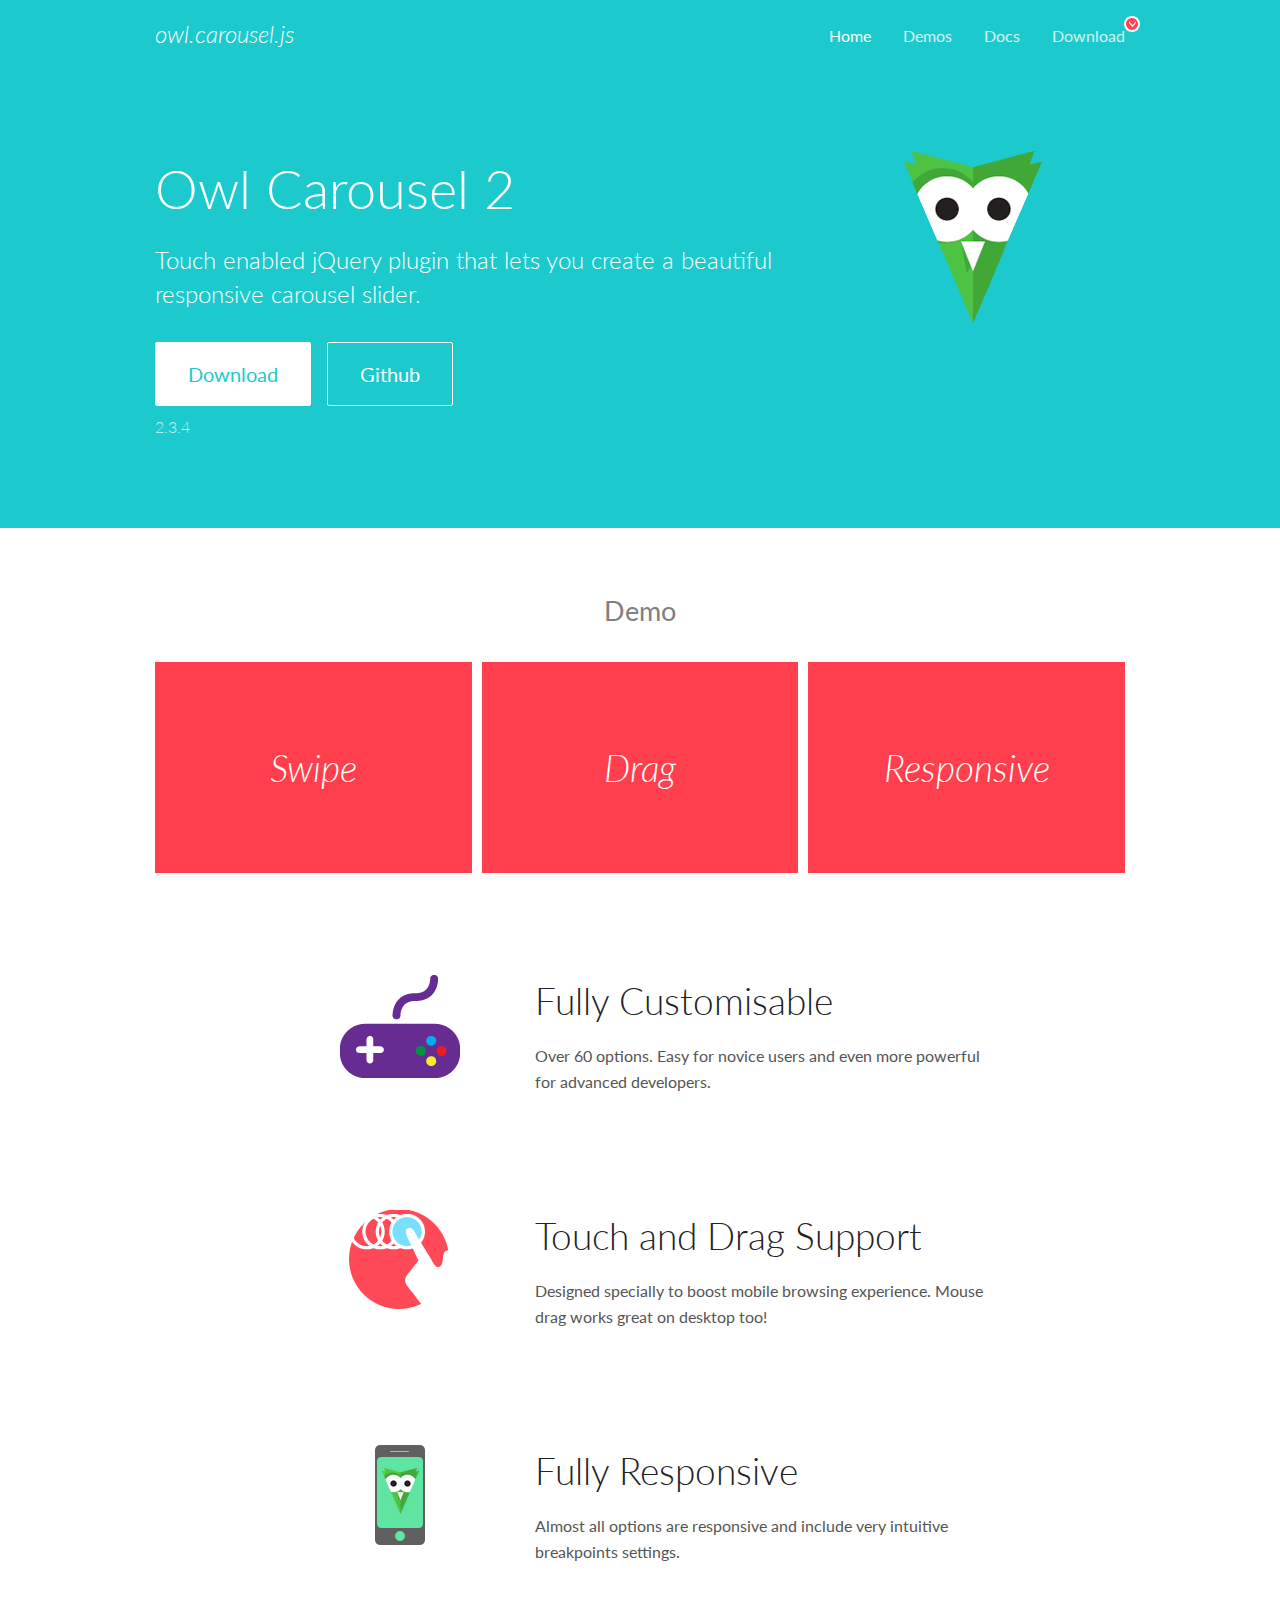
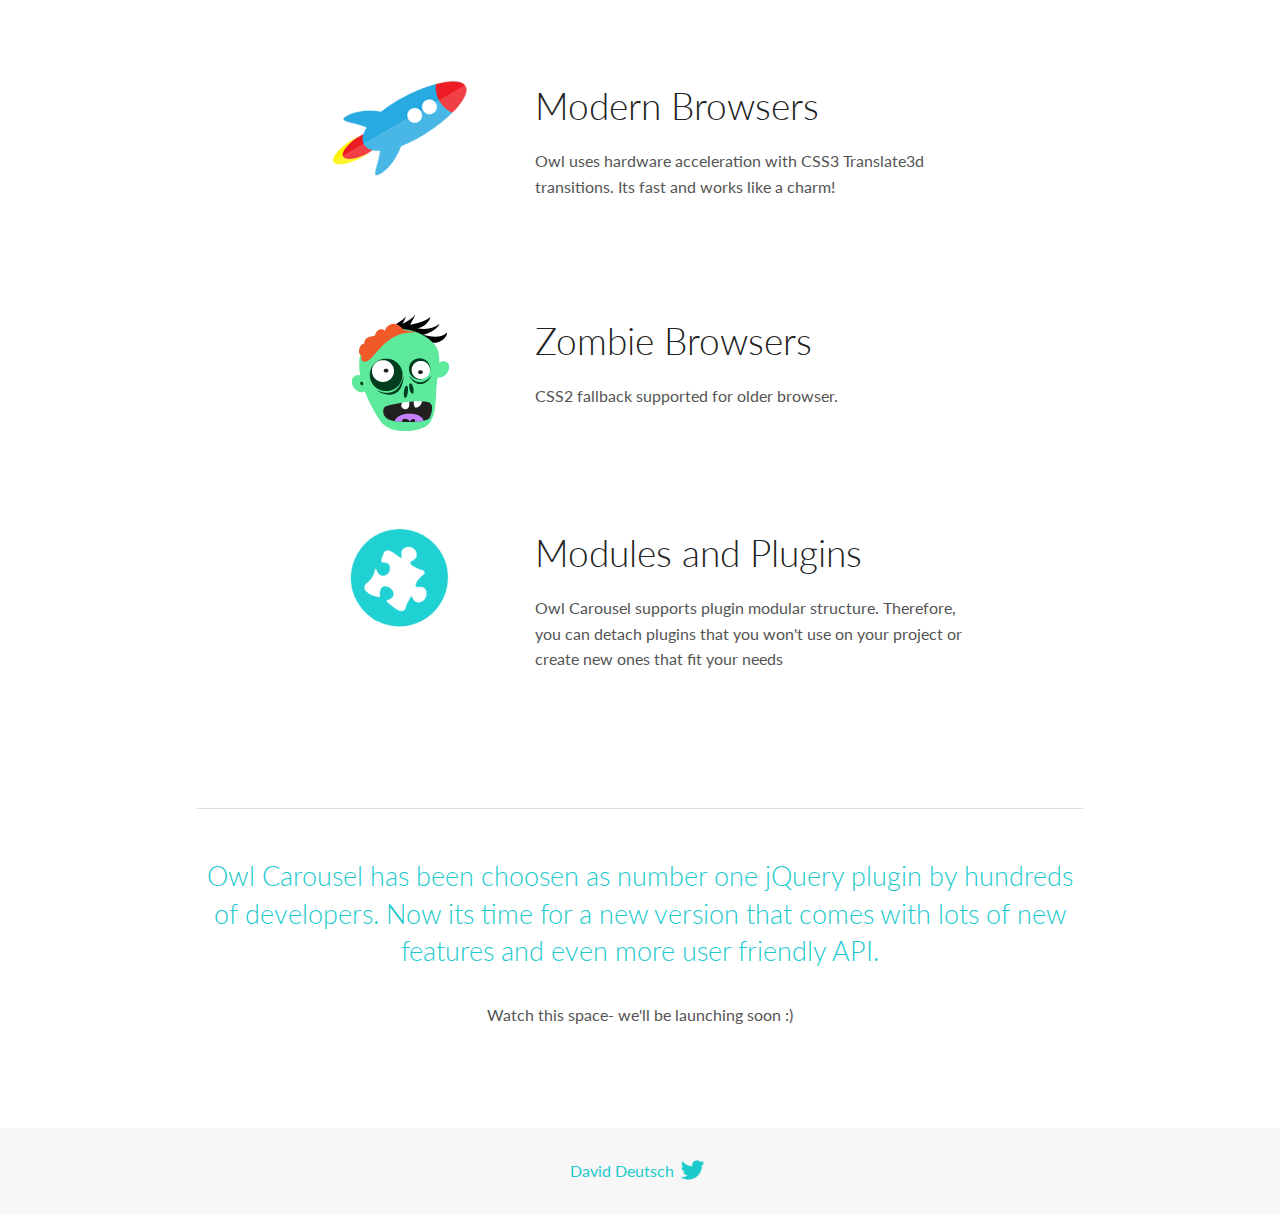
<file: Assets/OwlCarousel2-2.3.4/docs/index.html>
<!DOCTYPE html>
<html lang="en">
  <head>

    <!-- head -->
    <meta charset="utf-8">
    <meta name="msapplication-tap-highlight" content="no" />
    <meta name="viewport" content="width=device-width, initial-scale=1.0" />
    <meta name="description" content="Touch enabled jQuery plugin that lets you create beautiful responsive carousel slider.">
    <meta name="author" content="David Deutsch">
    <title>
      Home | Owl Carousel | 2.3.4
    </title>

    <!-- Stylesheets -->
    <link href='https://fonts.googleapis.com/css?family=Lato:300,400,700,400italic,300italic' rel='stylesheet' type='text/css'>
    <link rel="stylesheet" href="assets/css/docs.theme.min.css">

    <!-- Owl Stylesheets -->
    <link rel="stylesheet" href="assets/owlcarousel/assets/owl.carousel.min.css">
    <link rel="stylesheet" href="assets/owlcarousel/assets/owl.theme.default.min.css">

    <!-- HTML5 shim and Respond.js IE8 support of HTML5 elements and media queries -->

    <!--[if lt IE 9]>
      <script src="https://oss.maxcdn.com/libs/html5shiv/3.7.0/html5shiv.js"></script>
      <script src="https://oss.maxcdn.com/libs/respond.js/1.3.0/respond.min.js"></script>
    <![endif]-->

    <!-- Favicons -->
    <link rel="apple-touch-icon-precomposed" sizes="144x144" href="assets/ico/apple-touch-icon-144-precomposed.png">
    <link rel="shortcut icon" href="assets/ico/favicon.png">
    <link rel="shortcut icon" href="favicon.ico">

    <!-- Yeah i know js should not be in header. Its required for demos.-->

    <!-- javascript -->
    <script src="assets/vendors/jquery.min.js"></script>
    <script src="assets/owlcarousel/owl.carousel.js"></script>
  </head>
  <body>

    <!-- header -->
    <header class="header">
      <div class="row">
        <div class="large-12 columns">
          <div class="brand left">
            <h3>
              <a href="/OwlCarousel2/">owl.carousel.js</a> 
            </h3>
          </div>
          <a id="toggle-nav" class="right">
            <span></span> <span></span> <span></span> 
          </a> 
          <div class="nav-bar">
            <ul class="clearfix">
              <li class="active">
                <a href="/OwlCarousel2/index.html">Home</a> 
              </li>
              <li> <a href="/OwlCarousel2/demos/demos.html">Demos</a>  </li>
              <li> <a href="/OwlCarousel2/docs/started-welcome.html">Docs</a>  </li>
              <li>
                <a href="https://github.com/OwlCarousel2/OwlCarousel2/archive/2.3.4.zip">Download</a> 
                <span class="download"></span> 
              </li>
            </ul>
          </div>
        </div>
      </div>
    </header>

    <!-- home panel -->
    <section id="hero">
      <div class="row">
        <div class="large-8 medium-8 columns">
          <h1>Owl Carousel 2</h1>
          <h4>Touch enabled jQuery plugin that lets you create a beautiful responsive carousel slider.</h4>
          <a href="https://github.com/OwlCarousel2/OwlCarousel2/archive/2.3.4.zip" class="hero-button">Download</a> 
          <a href="https://github.com/OwlCarousel2/OwlCarousel2" class="hero-button outline">Github</a> 
          <p>2.3.4</p>
        </div>
        <div class="large-4 medium-4 columns">
          <img class="owl-logo" src="assets/img/owl-logo.png" alt="mr. Owl">
        </div>
      </div>
    </section>

    <!-- body -->
    <div class="home-demo">
      <div class="row">
        <div class="large-12 columns">
          <h3>Demo</h3>
          <div class="owl-carousel">
            <div class="item">
              <h2>Swipe</h2>
            </div>
            <div class="item">
              <h2>Drag</h2>
            </div>
            <div class="item">
              <h2>Responsive</h2>
            </div>
            <div class="item">
              <h2>CSS3</h2>
            </div>
            <div class="item">
              <h2>Fast</h2>
            </div>
            <div class="item">
              <h2>Easy</h2>
            </div>
            <div class="item">
              <h2>Free</h2>
            </div>
            <div class="item">
              <h2>Upgradable</h2>
            </div>
            <div class="item">
              <h2>Tons of options</h2>
            </div>
            <div class="item">
              <h2>Infinity</h2>
            </div>
            <div class="item">
              <h2>Auto Width</h2>
            </div>
          </div>
        </div>
      </div>
    </div>
    <script>
      var owl = $('.owl-carousel');
      owl.owlCarousel({
        margin: 10,
        loop: true,
        responsive: {
          0: {
            items: 1
          },
          600: {
            items: 2
          },
          1000: {
            items: 3
          }
        }
      })
    </script>

    <!-- features -->
    <div id="features">
      <div class="row">
        <div class="small-12 medium-9 small-centered columns">
          <section class="row feature">
            <div class="medium-4 small-12 columns">
              <img src="assets/img/feature-options.png" alt="">
            </div>
            <div class="medium-8 small-12 columns">
              <h2>Fully Customisable</h2>
              <p>Over 60 options. Easy for novice users and even more powerful for advanced developers.</p>
            </div>
          </section>
          <section class="row feature">
            <div class="medium-4 small-12 columns">
              <img src="assets/img/feature-drag.png" alt="">
            </div>
            <div class="medium-8 small-12 columns">
              <h2>Touch and Drag Support</h2>
              <p>Designed specially to boost mobile browsing experience. Mouse drag works great on desktop too!</p>
            </div>
          </section>
          <section class="row feature">
            <div class="medium-4 small-12 columns">
              <img src="assets/img/feature-responsive.png" alt="">
            </div>
            <div class="medium-8 small-12 columns">
              <h2>Fully Responsive</h2>
              <p>Almost all options are responsive and include very intuitive breakpoints settings.</p>
            </div>
          </section>
          <section class="row feature">
            <div class="medium-4 small-12 columns">
              <img src="assets/img/feature-modern.png" alt="">
            </div>
            <div class="medium-8 small-12 columns">
              <h2>Modern Browsers</h2>
              <p>Owl uses hardware acceleration with CSS3 Translate3d transitions. Its fast and works like a charm! </p>
            </div>
          </section>
          <section class="row feature">
            <div class="medium-4 small-12 columns">
              <img src="assets/img/feature-zombie.png" alt="">
            </div>
            <div class="medium-8 small-12 columns">
              <h2>Zombie Browsers</h2>
              <p>CSS2 fallback supported for older browser.</p>
            </div>
          </section>
          <section class="row feature">
            <div class="medium-4 small-12 columns">
              <img src="assets/img/feature-module.png" alt="">
            </div>
            <div class="medium-8 small-12 columns">
              <h2>Modules and Plugins</h2>
              <p>Owl Carousel supports plugin modular structure. Therefore, you can detach plugins that you won&#x27;t use on your project or create new ones that fit your needs</p>
            </div>
          </section>
        </div>
      </div>
    </div>

    <!-- footer -->
    <section id="teaser-text">
      <div class="row">
        <div class="small-12 medium-11 small-centered columns">
          <hr>
          <h3 id="owl-carousel-has-been-choosen-as-number-one-jquery-plugin-by-hundreds-of-developers-now-its-time-for-a-new-version-that-comes-with-lots-of-new-features-and-even-more-user-friendly-api-">Owl Carousel has been choosen as number one jQuery plugin by hundreds of developers. Now its time for a new version that comes with lots of new features and even more user friendly API.</h3>
          <p>Watch this space- we&#39;ll be launching soon :)</p>
        </div>
      </div>
    </section>

    <!-- footer -->
    <footer class="footer">
      <div class="row">
        <div class="large-12 columns">
          <h5>
            <a href="/OwlCarousel2/docs/support-contact.html">David Deutsch</a> 
            <a id="custom-tweet-button" href="https://twitter.com/share?url=https://github.com/OwlCarousel2/OwlCarousel2&text=Owl Carousel - This is so awesome! " target="_blank"></a> 
          </h5>
        </div>
      </div>
    </footer>

    <!-- vendors -->
    <script src="assets/vendors/highlight.js"></script>
    <script src="assets/js/app.js"></script>
  </body>
</html>
</file>
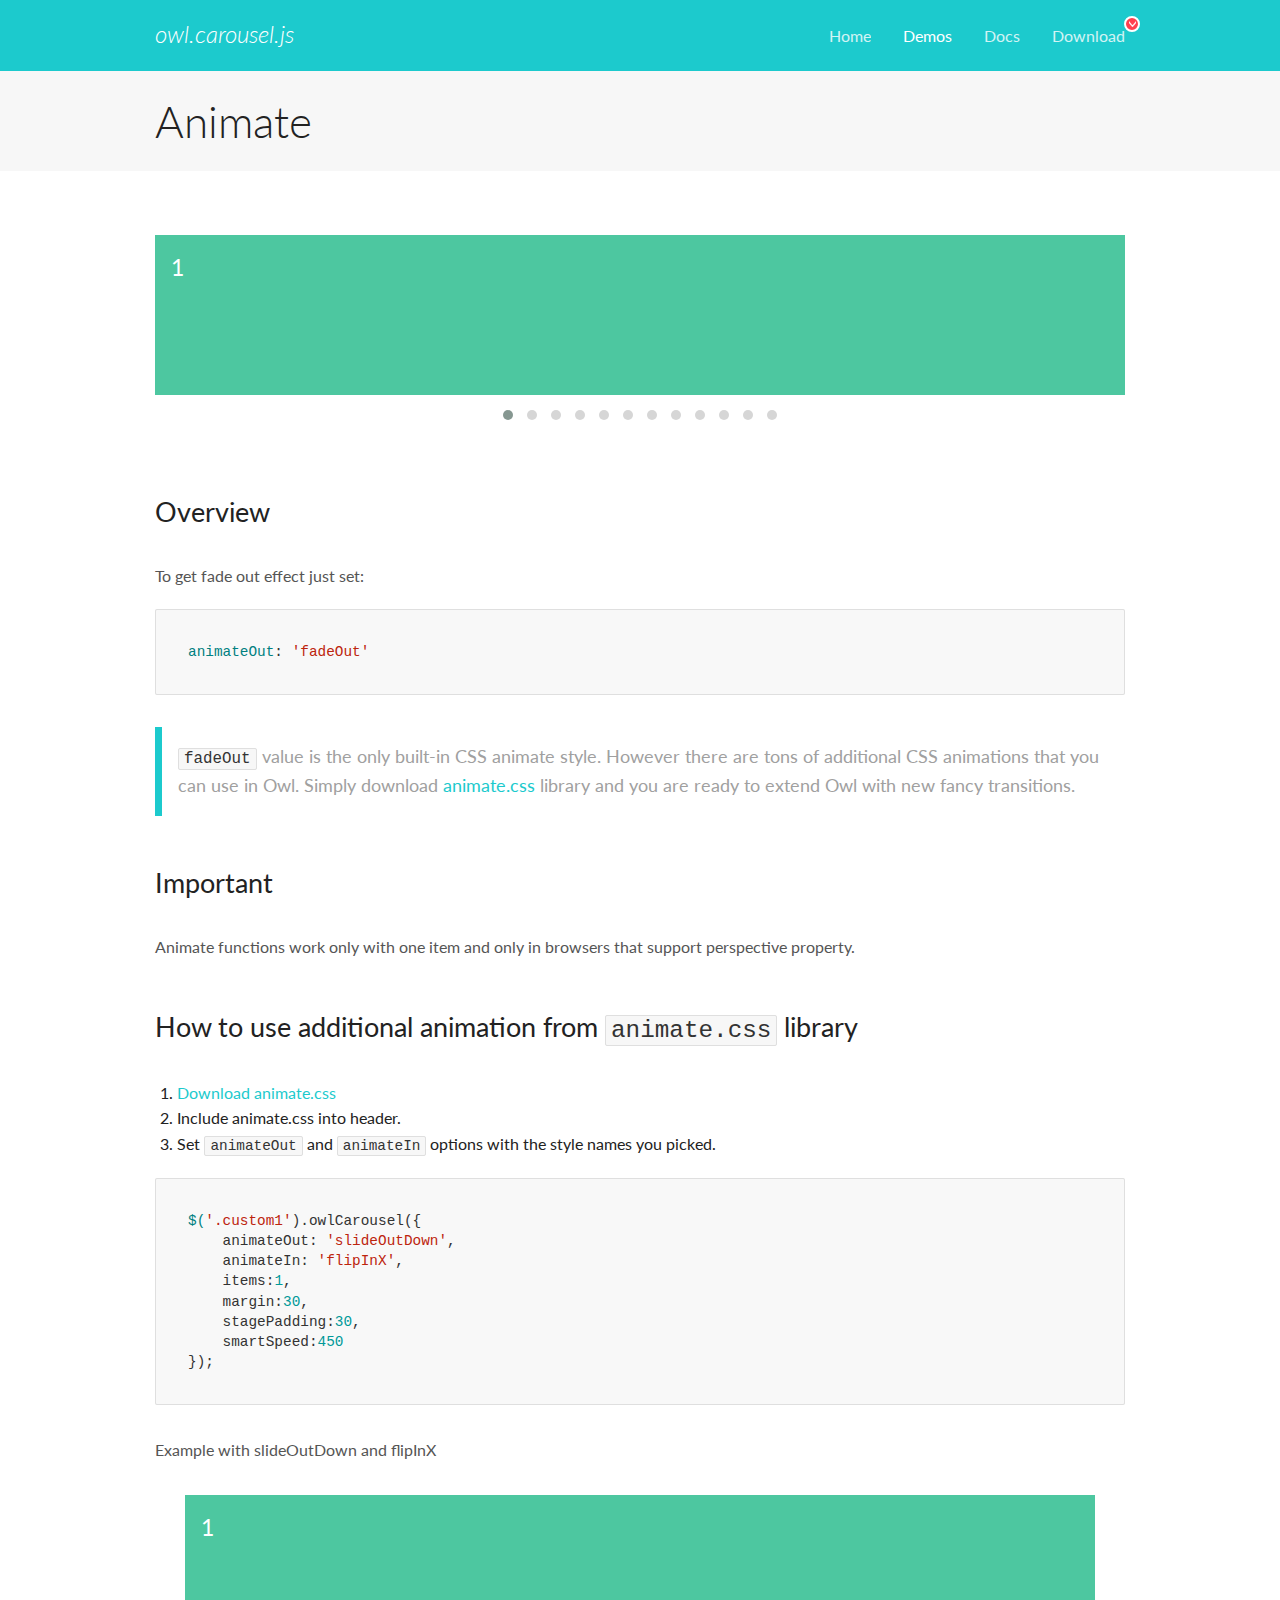
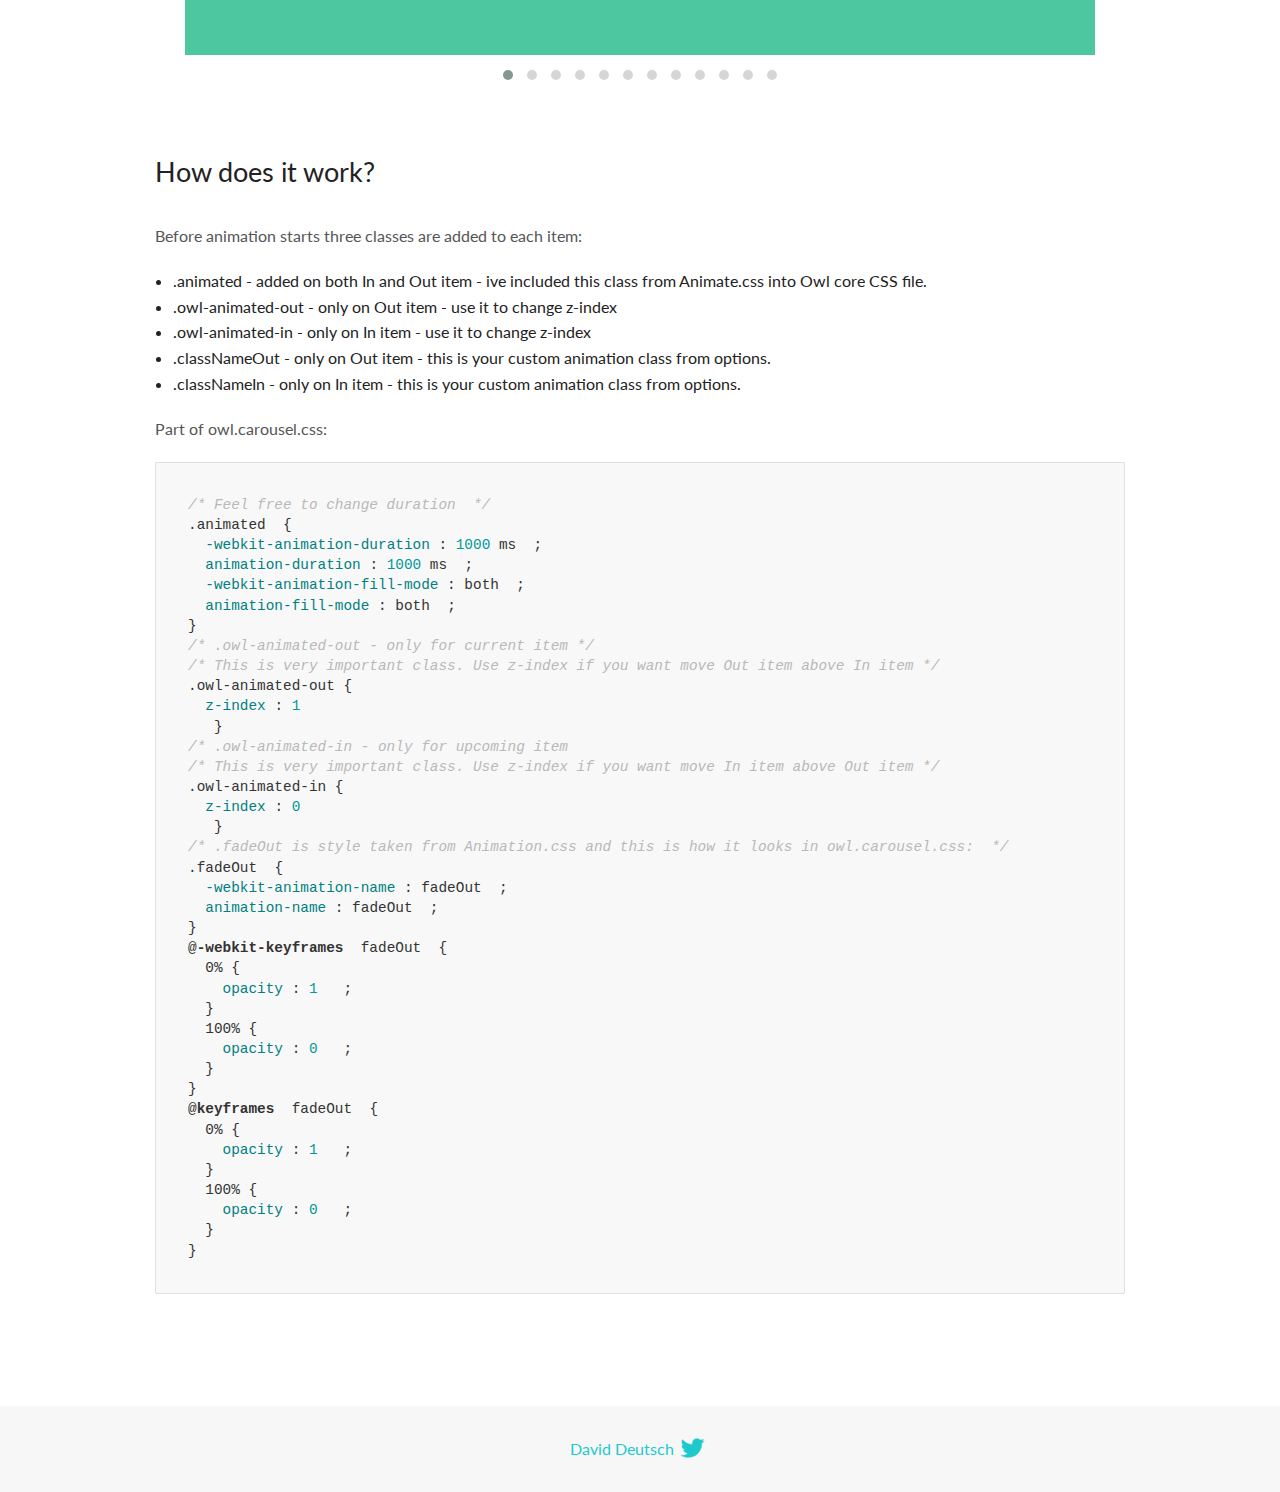
<file: Assets/OwlCarousel2-2.3.4/docs/demos/animate.html>
<!DOCTYPE html>
<html lang="en">
  <head>

    <!-- head -->
    <meta charset="utf-8">
    <meta name="msapplication-tap-highlight" content="no" />
    <meta name="viewport" content="width=device-width, initial-scale=1.0" />
    <meta name="description" content="Animate carousel">
    <meta name="author" content="David Deutsch">
    <title>
      Animate Demo | Owl Carousel | 2.3.4
    </title>

    <!-- Stylesheets -->
    <link href='https://fonts.googleapis.com/css?family=Lato:300,400,700,400italic,300italic' rel='stylesheet' type='text/css'>
    <link rel="stylesheet" href="../assets/css/docs.theme.min.css">

    <!-- Owl Stylesheets -->
    <link rel="stylesheet" href="../assets/owlcarousel/assets/owl.carousel.min.css">
    <link rel="stylesheet" href="../assets/owlcarousel/assets/owl.theme.default.min.css">

    <!-- HTML5 shim and Respond.js IE8 support of HTML5 elements and media queries -->

    <!--[if lt IE 9]>
      <script src="https://oss.maxcdn.com/libs/html5shiv/3.7.0/html5shiv.js"></script>
      <script src="https://oss.maxcdn.com/libs/respond.js/1.3.0/respond.min.js"></script>
    <![endif]-->

    <!-- Favicons -->
    <link rel="apple-touch-icon-precomposed" sizes="144x144" href="../assets/ico/apple-touch-icon-144-precomposed.png">
    <link rel="shortcut icon" href="../assets/ico/favicon.png">
    <link rel="shortcut icon" href="favicon.ico">

    <!-- Yeah i know js should not be in header. Its required for demos.-->

    <!-- javascript -->
    <script src="../assets/vendors/jquery.min.js"></script>
    <script src="../assets/owlcarousel/owl.carousel.js"></script>
  </head>
  <body>

    <!-- header -->
    <header class="header">
      <div class="row">
        <div class="large-12 columns">
          <div class="brand left">
            <h3>
              <a href="/OwlCarousel2/">owl.carousel.js</a> 
            </h3>
          </div>
          <a id="toggle-nav" class="right">
            <span></span> <span></span> <span></span> 
          </a> 
          <div class="nav-bar">
            <ul class="clearfix">
              <li> <a href="/OwlCarousel2/index.html">Home</a>  </li>
              <li class="active">
                <a href="/OwlCarousel2/demos/demos.html">Demos</a> 
              </li>
              <li> <a href="/OwlCarousel2/docs/started-welcome.html">Docs</a>  </li>
              <li>
                <a href="https://github.com/OwlCarousel2/OwlCarousel2/archive/2.3.4.zip">Download</a> 
                <span class="download"></span> 
              </li>
            </ul>
          </div>
        </div>
      </div>
    </header>

    <!-- title -->
    <section class="title">
      <div class="row">
        <div class="large-12 columns">
          <h1>Animate</h1>
        </div>
      </div>
    </section>

    <!--  Demos -->
    <section id="demos">
      <div class="row">
        <div class="large-12 columns">
          <div class="fadeOut owl-carousel owl-theme">
            <div class="item">
              <h4>1</h4>
            </div>
            <div class="item">
              <h4>2</h4>
            </div>
            <div class="item">
              <h4>3</h4>
            </div>
            <div class="item">
              <h4>4</h4>
            </div>
            <div class="item">
              <h4>5</h4>
            </div>
            <div class="item">
              <h4>6</h4>
            </div>
            <div class="item">
              <h4>7</h4>
            </div>
            <div class="item">
              <h4>8</h4>
            </div>
            <div class="item">
              <h4>9</h4>
            </div>
            <div class="item">
              <h4>10</h4>
            </div>
            <div class="item">
              <h4>11</h4>
            </div>
            <div class="item">
              <h4>12</h4>
            </div>
          </div>
          <h3 id="overview">Overview</h3>
          <p>To get fade out effect just set:</p>
          <pre><code>animateOut: &#39;fadeOut&#39;</code></pre>
          <blockquote>
            <p><code>fadeOut</code> value is the only built-in CSS animate style. However there are tons of additional CSS animations that you can use in Owl. Simply download
              <a href="https://daneden.github.io/animate.css/">animate.css</a>  library and you are ready to extend Owl with new fancy transitions.</p>
          </blockquote>
          <h3 id="important">Important</h3>
          <p>Animate functions work only with one item and only in browsers that support perspective property.</p>
          <h3 id="how-to-use-additional-animation-from-animate-css-library">How to use additional animation from <code>animate.css</code> library</h3>
          <ol>
            <li> <a href="https://daneden.github.io/animate.css/">Download animate.css</a>  </li>
            <li>Include animate.css into header.</li>
            <li>Set <code>animateOut</code> and <code>animateIn</code> options with the style names you picked.</li>
          </ol>
          <pre><code>$(&#39;.custom1&#39;).owlCarousel({
    animateOut: &#39;slideOutDown&#39;,
    animateIn: &#39;flipInX&#39;,
    items:1,
    margin:30,
    stagePadding:30,
    smartSpeed:450
});</code></pre>
          <p>Example with slideOutDown and flipInX</p>
          <div class="custom1 owl-carousel owl-theme">
            <div class="item">
              <h4>1</h4>
            </div>
            <div class="item">
              <h4>2</h4>
            </div>
            <div class="item">
              <h4>3</h4>
            </div>
            <div class="item">
              <h4>4</h4>
            </div>
            <div class="item">
              <h4>5</h4>
            </div>
            <div class="item">
              <h4>6</h4>
            </div>
            <div class="item">
              <h4>7</h4>
            </div>
            <div class="item">
              <h4>8</h4>
            </div>
            <div class="item">
              <h4>9</h4>
            </div>
            <div class="item">
              <h4>10</h4>
            </div>
            <div class="item">
              <h4>11</h4>
            </div>
            <div class="item">
              <h4>12</h4>
            </div>
          </div>
          <h3 id="how-does-it-work-">How does it work?</h3>
          <p>Before animation starts three classes are added to each item:</p>
          <ul>
            <li>.animated - added on both In and Out item - ive included this class from Animate.css into Owl core CSS file.</li>
            <li>.owl-animated-out - only on Out item - use it to change z-index</li>
            <li>.owl-animated-in - only on In item - use it to change z-index</li>
            <li>.classNameOut - only on Out item - this is your custom animation class from options.</li>
            <li>.classNameIn - only on In item - this is your custom animation class from options.</li>
          </ul>
          <p>Part of owl.carousel.css:</p>
          <pre><code class="language-css"><span class="comment">/* Feel free to change duration  */</span> 
<span class="class">.animated</span>  <span class="rules">{
  <span class="rule"><span class="attribute">-webkit-animation-duration</span> :<span class="value"> <span class="number">1000</span> ms</span> </span> ;
  <span class="rule"><span class="attribute">animation-duration</span> :<span class="value"> <span class="number">1000</span> ms</span> </span> ;
  <span class="rule"><span class="attribute">-webkit-animation-fill-mode</span> :<span class="value"> both</span> </span> ;
  <span class="rule"><span class="attribute">animation-fill-mode</span> :<span class="value"> both</span> </span> ;
<span class="rule">}</span> </span> 
<span class="comment">/* .owl-animated-out - only for current item */</span> 
<span class="comment">/* This is very important class. Use z-index if you want move Out item above In item */</span> 
<span class="class">.owl-animated-out</span> <span class="rules">{
  <span class="rule"><span class="attribute">z-index</span> :<span class="value"> <span class="number">1</span> 
</span> </span> </span> }
<span class="comment">/* .owl-animated-in - only for upcoming item
/* This is very important class. Use z-index if you want move In item above Out item */</span> 
<span class="class">.owl-animated-in</span> <span class="rules">{
  <span class="rule"><span class="attribute">z-index</span> :<span class="value"> <span class="number">0</span> 
</span> </span> </span> }
<span class="comment">/* .fadeOut is style taken from Animation.css and this is how it looks in owl.carousel.css:  */</span> 
<span class="class">.fadeOut</span>  <span class="rules">{
  <span class="rule"><span class="attribute">-webkit-animation-name</span> :<span class="value"> fadeOut</span> </span> ;
  <span class="rule"><span class="attribute">animation-name</span> :<span class="value"> fadeOut</span> </span> ;
<span class="rule">}</span> </span> 
<span class="at_rule">@<span class="keyword">-webkit-keyframes</span>  fadeOut </span> {
  0% <span class="rules">{
    <span class="rule"><span class="attribute">opacity</span> :<span class="value"> <span class="number">1</span> </span> </span> ;
  <span class="rule">}</span> </span> 
  100% <span class="rules">{
    <span class="rule"><span class="attribute">opacity</span> :<span class="value"> <span class="number">0</span> </span> </span> ;
  <span class="rule">}</span> </span> 
}
<span class="at_rule">@<span class="keyword">keyframes</span>  fadeOut </span> {
  0% <span class="rules">{
    <span class="rule"><span class="attribute">opacity</span> :<span class="value"> <span class="number">1</span> </span> </span> ;
  <span class="rule">}</span> </span> 
  100% <span class="rules">{
    <span class="rule"><span class="attribute">opacity</span> :<span class="value"> <span class="number">0</span> </span> </span> ;
  <span class="rule">}</span> </span> 
}</code></pre>
          <link rel="stylesheet" href="../assets/css/animate.css">
          <script>
            jQuery(document).ready(function($) {
              $('.fadeOut').owlCarousel({
                items: 1,
                animateOut: 'fadeOut',
                loop: true,
                margin: 10,
              });
              $('.custom1').owlCarousel({
                animateOut: 'slideOutDown',
                animateIn: 'flipInX',
                items: 1,
                margin: 30,
                stagePadding: 30,
                smartSpeed: 450
              });
            });
          </script>
        </div>
      </div>
    </section>

    <!-- footer -->
    <footer class="footer">
      <div class="row">
        <div class="large-12 columns">
          <h5>
            <a href="/OwlCarousel2/docs/support-contact.html">David Deutsch</a> 
            <a id="custom-tweet-button" href="https://twitter.com/share?url=https://github.com/OwlCarousel2/OwlCarousel2&text=Owl Carousel - This is so awesome! " target="_blank"></a> 
          </h5>
        </div>
      </div>
    </footer>

    <!-- vendors -->
    <script src="../assets/vendors/highlight.js"></script>
    <script src="../assets/js/app.js"></script>
  </body>
</html>
</file>
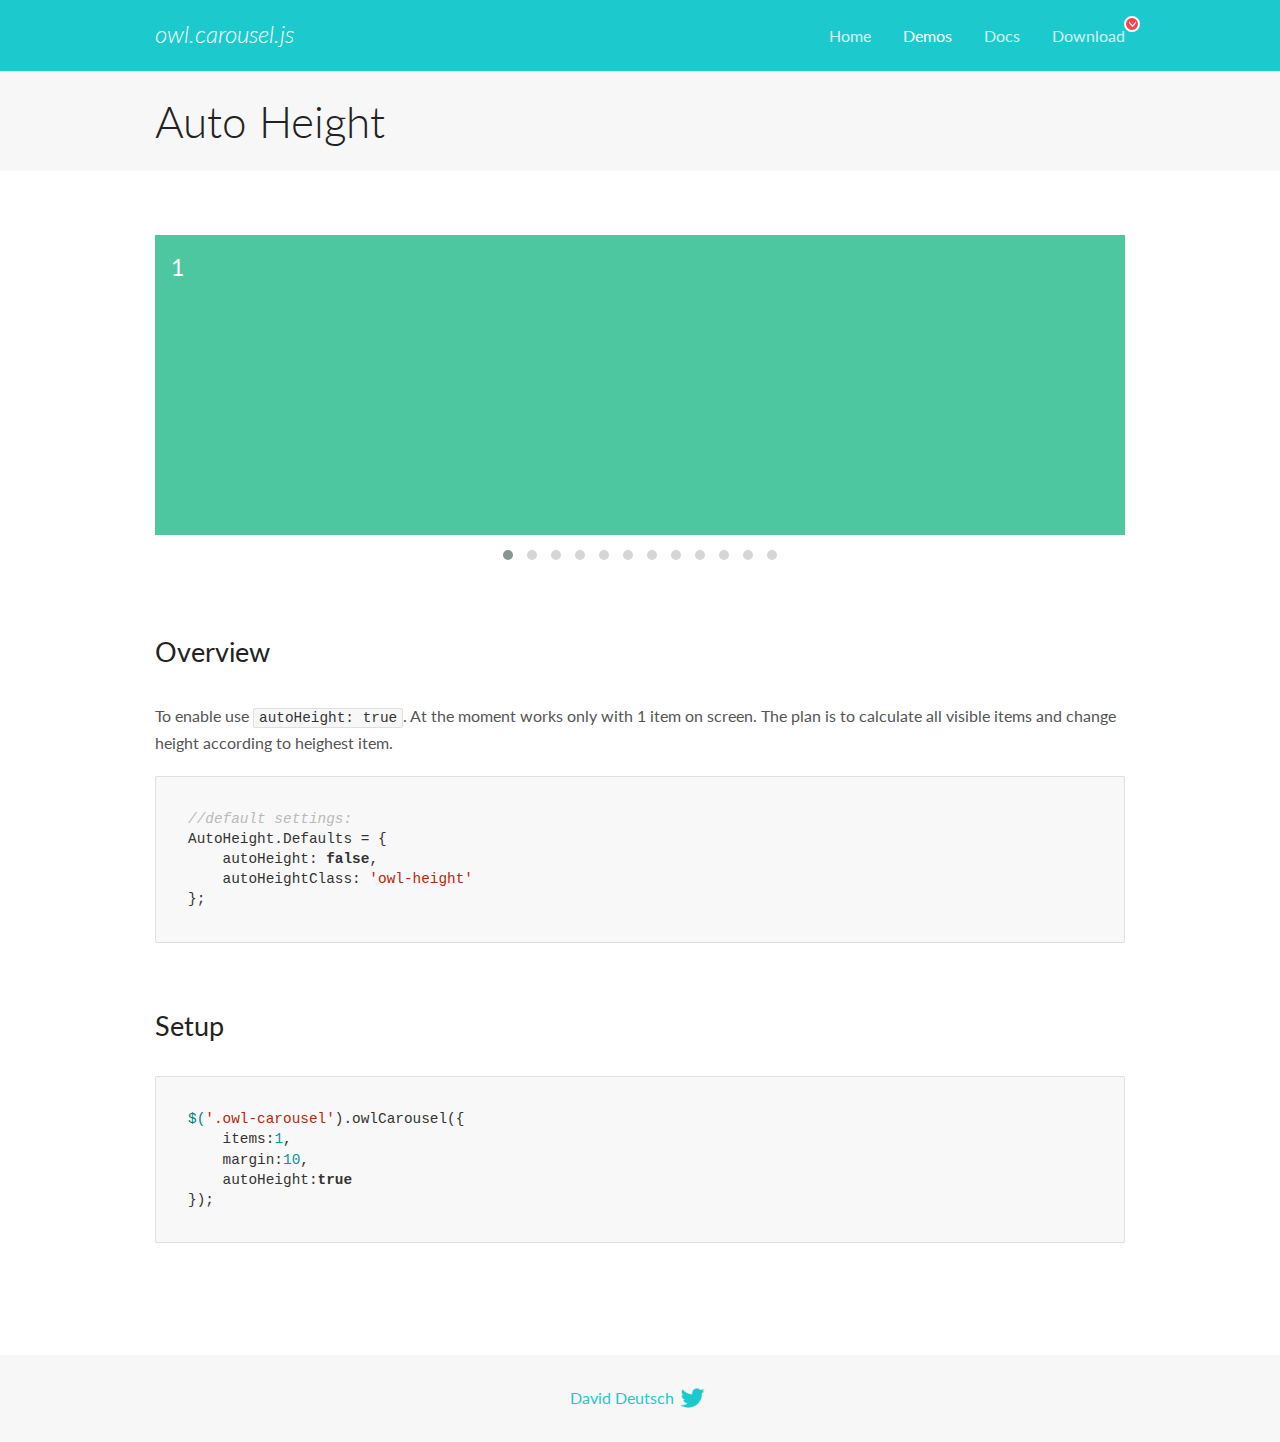
<file: Assets/OwlCarousel2-2.3.4/docs/demos/autoheight.html>
<!DOCTYPE html>
<html lang="en">
  <head>

    <!-- head -->
    <meta charset="utf-8">
    <meta name="msapplication-tap-highlight" content="no" />
    <meta name="viewport" content="width=device-width, initial-scale=1.0" />
    <meta name="description" content="autoHeight usage demo">
    <meta name="author" content="David Deutsch">
    <title>
      Auto Height Demo | Owl Carousel | 2.3.4
    </title>

    <!-- Stylesheets -->
    <link href='https://fonts.googleapis.com/css?family=Lato:300,400,700,400italic,300italic' rel='stylesheet' type='text/css'>
    <link rel="stylesheet" href="../assets/css/docs.theme.min.css">

    <!-- Owl Stylesheets -->
    <link rel="stylesheet" href="../assets/owlcarousel/assets/owl.carousel.min.css">
    <link rel="stylesheet" href="../assets/owlcarousel/assets/owl.theme.default.min.css">

    <!-- HTML5 shim and Respond.js IE8 support of HTML5 elements and media queries -->

    <!--[if lt IE 9]>
      <script src="https://oss.maxcdn.com/libs/html5shiv/3.7.0/html5shiv.js"></script>
      <script src="https://oss.maxcdn.com/libs/respond.js/1.3.0/respond.min.js"></script>
    <![endif]-->

    <!-- Favicons -->
    <link rel="apple-touch-icon-precomposed" sizes="144x144" href="../assets/ico/apple-touch-icon-144-precomposed.png">
    <link rel="shortcut icon" href="../assets/ico/favicon.png">
    <link rel="shortcut icon" href="favicon.ico">

    <!-- Yeah i know js should not be in header. Its required for demos.-->

    <!-- javascript -->
    <script src="../assets/vendors/jquery.min.js"></script>
    <script src="../assets/owlcarousel/owl.carousel.js"></script>
  </head>
  <body>

    <!-- header -->
    <header class="header">
      <div class="row">
        <div class="large-12 columns">
          <div class="brand left">
            <h3>
              <a href="/OwlCarousel2/">owl.carousel.js</a> 
            </h3>
          </div>
          <a id="toggle-nav" class="right">
            <span></span> <span></span> <span></span> 
          </a> 
          <div class="nav-bar">
            <ul class="clearfix">
              <li> <a href="/OwlCarousel2/index.html">Home</a>  </li>
              <li class="active">
                <a href="/OwlCarousel2/demos/demos.html">Demos</a> 
              </li>
              <li> <a href="/OwlCarousel2/docs/started-welcome.html">Docs</a>  </li>
              <li>
                <a href="https://github.com/OwlCarousel2/OwlCarousel2/archive/2.3.4.zip">Download</a> 
                <span class="download"></span> 
              </li>
            </ul>
          </div>
        </div>
      </div>
    </header>

    <!-- title -->
    <section class="title">
      <div class="row">
        <div class="large-12 columns">
          <h1>Auto Height</h1>
        </div>
      </div>
    </section>

    <!--  Demos -->
    <section id="demos">
      <div class="row">
        <div class="large-12 columns">
          <div class="owl-carousel owl-theme">
            <div class="item" style="height:300px">
              <h4>1</h4>
            </div>
            <div class="item" style="height:100px">
              <h4>2</h4>
            </div>
            <div class="item" style="height:500px">
              <h4>3</h4>
            </div>
            <div class="item" style="height:250px">
              <h4>4</h4>
            </div>
            <div class="item" style="height:400px">
              <h4>5</h4>
            </div>
            <div class="item" style="height:500px">
              <h4>6</h4>
            </div>
            <div class="item" style="height:600px">
              <h4>7</h4>
            </div>
            <div class="item" style="height:400px">
              <h4>8</h4>
            </div>
            <div class="item" style="height:300px">
              <h4>9</h4>
            </div>
            <div class="item" style="height:350px">
              <h4>10</h4>
            </div>
            <div class="item" style="height:200px">
              <h4>11</h4>
            </div>
            <div class="item" style="height:150px">
              <h4>12</h4>
            </div>
          </div>
          <h3 id="overview">Overview</h3>
          <p>To enable use <code>autoHeight: true</code>. At the moment works only with 1 item on screen. The plan is to calculate all visible items and change height according to heighest item.</p>
          <pre><code>//default settings:
AutoHeight.Defaults = {
    autoHeight: false,
    autoHeightClass: &#39;owl-height&#39;
};</code></pre>
          <h3 id="setup">Setup</h3>
          <pre><code>$(&#39;.owl-carousel&#39;).owlCarousel({
    items:1,
    margin:10,
    autoHeight:true
});</code></pre>
          <script>
            $(document).ready(function() {
              $('.owl-carousel').owlCarousel({
                items: 1,
                margin: 10,
                autoHeight: true
              });
            })
          </script>
        </div>
      </div>
    </section>

    <!-- footer -->
    <footer class="footer">
      <div class="row">
        <div class="large-12 columns">
          <h5>
            <a href="/OwlCarousel2/docs/support-contact.html">David Deutsch</a> 
            <a id="custom-tweet-button" href="https://twitter.com/share?url=https://github.com/OwlCarousel2/OwlCarousel2&text=Owl Carousel - This is so awesome! " target="_blank"></a> 
          </h5>
        </div>
      </div>
    </footer>

    <!-- vendors -->
    <script src="../assets/vendors/highlight.js"></script>
    <script src="../assets/js/app.js"></script>
  </body>
</html>
</file>
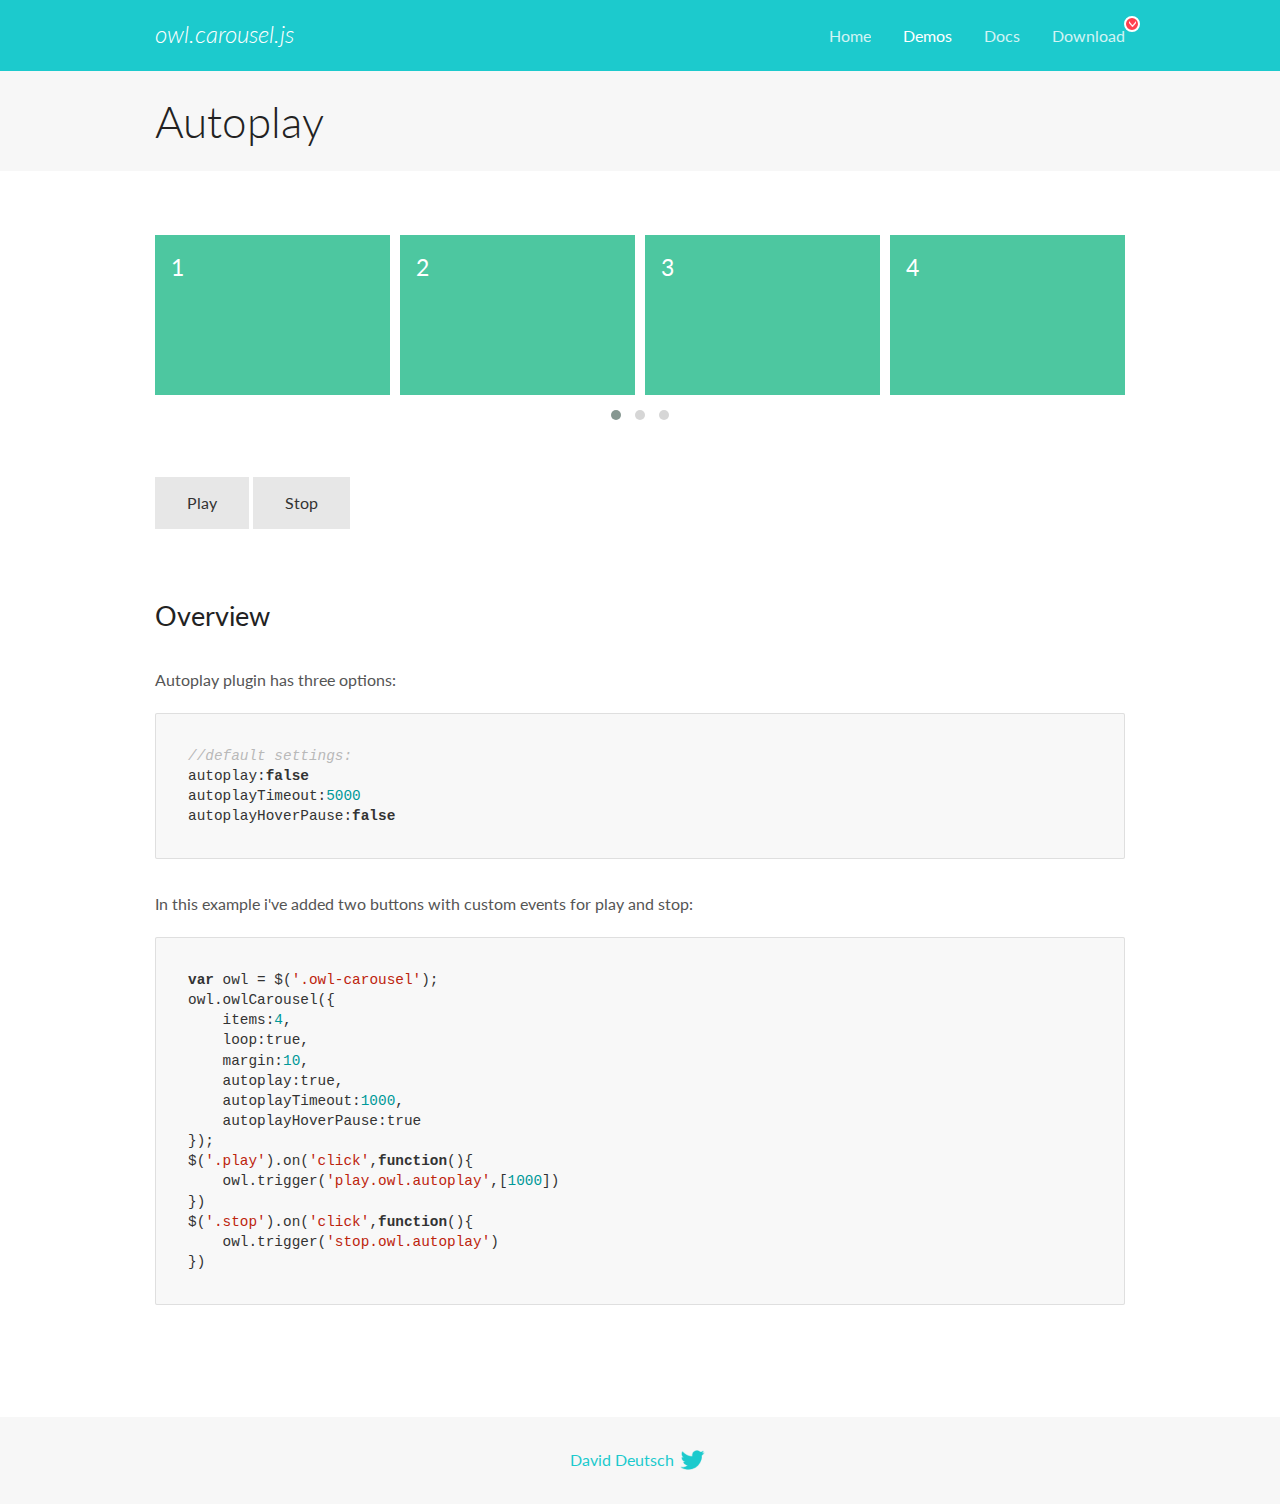
<file: Assets/OwlCarousel2-2.3.4/docs/demos/autoplay.html>
<!DOCTYPE html>
<html lang="en">
  <head>

    <!-- head -->
    <meta charset="utf-8">
    <meta name="msapplication-tap-highlight" content="no" />
    <meta name="viewport" content="width=device-width, initial-scale=1.0" />
    <meta name="description" content="Autoplay usage demo">
    <meta name="author" content="David Deutsch">
    <title>
      Autoplay Demo | Owl Carousel | 2.3.4
    </title>

    <!-- Stylesheets -->
    <link href='https://fonts.googleapis.com/css?family=Lato:300,400,700,400italic,300italic' rel='stylesheet' type='text/css'>
    <link rel="stylesheet" href="../assets/css/docs.theme.min.css">

    <!-- Owl Stylesheets -->
    <link rel="stylesheet" href="../assets/owlcarousel/assets/owl.carousel.min.css">
    <link rel="stylesheet" href="../assets/owlcarousel/assets/owl.theme.default.min.css">

    <!-- HTML5 shim and Respond.js IE8 support of HTML5 elements and media queries -->

    <!--[if lt IE 9]>
      <script src="https://oss.maxcdn.com/libs/html5shiv/3.7.0/html5shiv.js"></script>
      <script src="https://oss.maxcdn.com/libs/respond.js/1.3.0/respond.min.js"></script>
    <![endif]-->

    <!-- Favicons -->
    <link rel="apple-touch-icon-precomposed" sizes="144x144" href="../assets/ico/apple-touch-icon-144-precomposed.png">
    <link rel="shortcut icon" href="../assets/ico/favicon.png">
    <link rel="shortcut icon" href="favicon.ico">

    <!-- Yeah i know js should not be in header. Its required for demos.-->

    <!-- javascript -->
    <script src="../assets/vendors/jquery.min.js"></script>
    <script src="../assets/owlcarousel/owl.carousel.js"></script>
  </head>
  <body>

    <!-- header -->
    <header class="header">
      <div class="row">
        <div class="large-12 columns">
          <div class="brand left">
            <h3>
              <a href="/OwlCarousel2/">owl.carousel.js</a> 
            </h3>
          </div>
          <a id="toggle-nav" class="right">
            <span></span> <span></span> <span></span> 
          </a> 
          <div class="nav-bar">
            <ul class="clearfix">
              <li> <a href="/OwlCarousel2/index.html">Home</a>  </li>
              <li class="active">
                <a href="/OwlCarousel2/demos/demos.html">Demos</a> 
              </li>
              <li> <a href="/OwlCarousel2/docs/started-welcome.html">Docs</a>  </li>
              <li>
                <a href="https://github.com/OwlCarousel2/OwlCarousel2/archive/2.3.4.zip">Download</a> 
                <span class="download"></span> 
              </li>
            </ul>
          </div>
        </div>
      </div>
    </header>

    <!-- title -->
    <section class="title">
      <div class="row">
        <div class="large-12 columns">
          <h1>Autoplay</h1>
        </div>
      </div>
    </section>

    <!--  Demos -->
    <section id="demos">
      <div class="row">
        <div class="large-12 columns">
          <div class="owl-carousel owl-theme">
            <div class="item">
              <h4>1</h4>
            </div>
            <div class="item">
              <h4>2</h4>
            </div>
            <div class="item">
              <h4>3</h4>
            </div>
            <div class="item">
              <h4>4</h4>
            </div>
            <div class="item">
              <h4>5</h4>
            </div>
            <div class="item">
              <h4>6</h4>
            </div>
            <div class="item">
              <h4>7</h4>
            </div>
            <div class="item">
              <h4>8</h4>
            </div>
            <div class="item">
              <h4>9</h4>
            </div>
            <div class="item">
              <h4>10</h4>
            </div>
            <div class="item">
              <h4>11</h4>
            </div>
            <div class="item">
              <h4>12</h4>
            </div>
          </div>
          <a class="button secondary play">Play</a> 
          <a class="button secondary stop">Stop</a> 
          <h3 id="overview">Overview</h3>
          <p>Autoplay plugin has three options:</p>
          <pre><code>//default settings:
autoplay:false
autoplayTimeout:5000
autoplayHoverPause:false</code></pre>
          <p>In this example i&#39;ve added two buttons with custom events for play and stop:</p>
          <pre><code>var owl = $(&#39;.owl-carousel&#39;);
owl.owlCarousel({
    items:4,
    loop:true,
    margin:10,
    autoplay:true,
    autoplayTimeout:1000,
    autoplayHoverPause:true
});
$(&#39;.play&#39;).on(&#39;click&#39;,function(){
    owl.trigger(&#39;play.owl.autoplay&#39;,[1000])
})
$(&#39;.stop&#39;).on(&#39;click&#39;,function(){
    owl.trigger(&#39;stop.owl.autoplay&#39;)
})</code></pre>
          <script>
            $(document).ready(function() {
              var owl = $('.owl-carousel');
              owl.owlCarousel({
                items: 4,
                loop: true,
                margin: 10,
                autoplay: true,
                autoplayTimeout: 1000,
                autoplayHoverPause: true
              });
              $('.play').on('click', function() {
                owl.trigger('play.owl.autoplay', [1000])
              })
              $('.stop').on('click', function() {
                owl.trigger('stop.owl.autoplay')
              })
            })
          </script>
        </div>
      </div>
    </section>

    <!-- footer -->
    <footer class="footer">
      <div class="row">
        <div class="large-12 columns">
          <h5>
            <a href="/OwlCarousel2/docs/support-contact.html">David Deutsch</a> 
            <a id="custom-tweet-button" href="https://twitter.com/share?url=https://github.com/OwlCarousel2/OwlCarousel2&text=Owl Carousel - This is so awesome! " target="_blank"></a> 
          </h5>
        </div>
      </div>
    </footer>

    <!-- vendors -->
    <script src="../assets/vendors/highlight.js"></script>
    <script src="../assets/js/app.js"></script>
  </body>
</html>
</file>
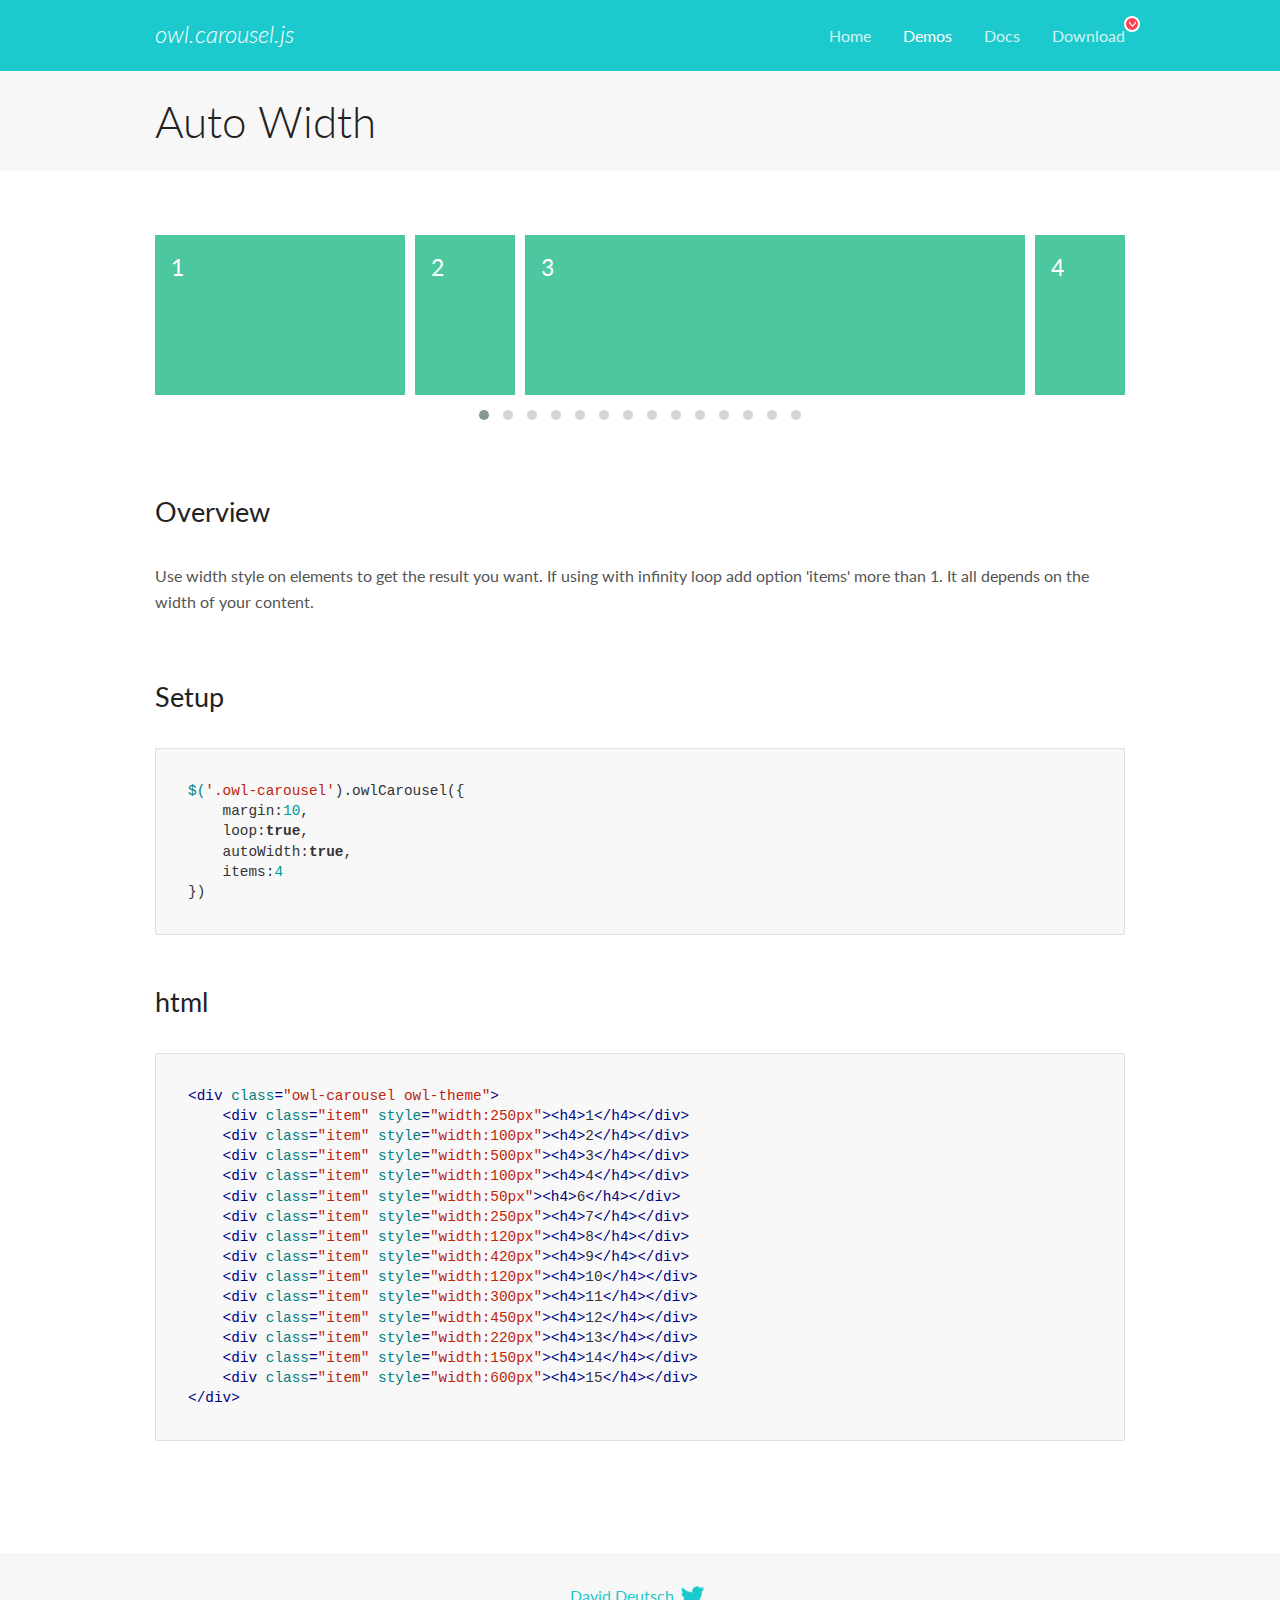
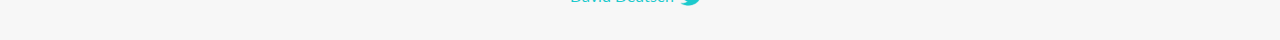
<file: Assets/OwlCarousel2-2.3.4/docs/demos/autowidth.html>
<!DOCTYPE html>
<html lang="en">
  <head>

    <!-- head -->
    <meta charset="utf-8">
    <meta name="msapplication-tap-highlight" content="no" />
    <meta name="viewport" content="width=device-width, initial-scale=1.0" />
    <meta name="description" content="Auto Width">
    <meta name="author" content="David Deutsch">
    <title>
      Auto Width Demo | Owl Carousel | 2.3.4
    </title>

    <!-- Stylesheets -->
    <link href='https://fonts.googleapis.com/css?family=Lato:300,400,700,400italic,300italic' rel='stylesheet' type='text/css'>
    <link rel="stylesheet" href="../assets/css/docs.theme.min.css">

    <!-- Owl Stylesheets -->
    <link rel="stylesheet" href="../assets/owlcarousel/assets/owl.carousel.min.css">
    <link rel="stylesheet" href="../assets/owlcarousel/assets/owl.theme.default.min.css">

    <!-- HTML5 shim and Respond.js IE8 support of HTML5 elements and media queries -->

    <!--[if lt IE 9]>
      <script src="https://oss.maxcdn.com/libs/html5shiv/3.7.0/html5shiv.js"></script>
      <script src="https://oss.maxcdn.com/libs/respond.js/1.3.0/respond.min.js"></script>
    <![endif]-->

    <!-- Favicons -->
    <link rel="apple-touch-icon-precomposed" sizes="144x144" href="../assets/ico/apple-touch-icon-144-precomposed.png">
    <link rel="shortcut icon" href="../assets/ico/favicon.png">
    <link rel="shortcut icon" href="favicon.ico">

    <!-- Yeah i know js should not be in header. Its required for demos.-->

    <!-- javascript -->
    <script src="../assets/vendors/jquery.min.js"></script>
    <script src="../assets/owlcarousel/owl.carousel.js"></script>
  </head>
  <body>

    <!-- header -->
    <header class="header">
      <div class="row">
        <div class="large-12 columns">
          <div class="brand left">
            <h3>
              <a href="/OwlCarousel2/">owl.carousel.js</a> 
            </h3>
          </div>
          <a id="toggle-nav" class="right">
            <span></span> <span></span> <span></span> 
          </a> 
          <div class="nav-bar">
            <ul class="clearfix">
              <li> <a href="/OwlCarousel2/index.html">Home</a>  </li>
              <li class="active">
                <a href="/OwlCarousel2/demos/demos.html">Demos</a> 
              </li>
              <li> <a href="/OwlCarousel2/docs/started-welcome.html">Docs</a>  </li>
              <li>
                <a href="https://github.com/OwlCarousel2/OwlCarousel2/archive/2.3.4.zip">Download</a> 
                <span class="download"></span> 
              </li>
            </ul>
          </div>
        </div>
      </div>
    </header>

    <!-- title -->
    <section class="title">
      <div class="row">
        <div class="large-12 columns">
          <h1>Auto Width</h1>
        </div>
      </div>
    </section>

    <!--  Demos -->
    <section id="demos">
      <div class="row">
        <div class="large-12 columns">
          <div class="owl-carousel owl-theme">
            <div class="item" style="width:250px">
              <h4>1</h4>
            </div>
            <div class="item" style="width:100px">
              <h4>2</h4>
            </div>
            <div class="item" style="width:500px">
              <h4>3</h4>
            </div>
            <div class="item" style="width:100px">
              <h4>4</h4>
            </div>
            <div class="item" style="width:50px">
              <h4>6</h4>
            </div>
            <div class="item" style="width:250px">
              <h4>7</h4>
            </div>
            <div class="item" style="width:120px">
              <h4>8</h4>
            </div>
            <div class="item" style="width:420px">
              <h4>9</h4>
            </div>
            <div class="item" style="width:120px">
              <h4>10</h4>
            </div>
            <div class="item" style="width:300px">
              <h4>11</h4>
            </div>
            <div class="item" style="width:450px">
              <h4>12</h4>
            </div>
            <div class="item" style="width:220px">
              <h4>13</h4>
            </div>
            <div class="item" style="width:150px">
              <h4>14</h4>
            </div>
            <div class="item" style="width:600px">
              <h4>15</h4>
            </div>
          </div>
          <h3 id="overview">Overview</h3>
          <p>Use width style on elements to get the result you want. If using with infinity loop add option &#39;items&#39; more than 1. It all depends on the width of your content.</p>
          <h3 id="setup">Setup</h3>
          <pre><code>$(&#39;.owl-carousel&#39;).owlCarousel({
    margin:10,
    loop:true,
    autoWidth:true,
    items:4
})</code></pre>
          <h3 id="html">html</h3>
          <pre><code>&lt;div class=&quot;owl-carousel owl-theme&quot;&gt;
    &lt;div class=&quot;item&quot; style=&quot;width:250px&quot;&gt;&lt;h4&gt;1&lt;/h4&gt;&lt;/div&gt;
    &lt;div class=&quot;item&quot; style=&quot;width:100px&quot;&gt;&lt;h4&gt;2&lt;/h4&gt;&lt;/div&gt;
    &lt;div class=&quot;item&quot; style=&quot;width:500px&quot;&gt;&lt;h4&gt;3&lt;/h4&gt;&lt;/div&gt;
    &lt;div class=&quot;item&quot; style=&quot;width:100px&quot;&gt;&lt;h4&gt;4&lt;/h4&gt;&lt;/div&gt;
    &lt;div class=&quot;item&quot; style=&quot;width:50px&quot;&gt;&lt;h4&gt;6&lt;/h4&gt;&lt;/div&gt;
    &lt;div class=&quot;item&quot; style=&quot;width:250px&quot;&gt;&lt;h4&gt;7&lt;/h4&gt;&lt;/div&gt;
    &lt;div class=&quot;item&quot; style=&quot;width:120px&quot;&gt;&lt;h4&gt;8&lt;/h4&gt;&lt;/div&gt;
    &lt;div class=&quot;item&quot; style=&quot;width:420px&quot;&gt;&lt;h4&gt;9&lt;/h4&gt;&lt;/div&gt;
    &lt;div class=&quot;item&quot; style=&quot;width:120px&quot;&gt;&lt;h4&gt;10&lt;/h4&gt;&lt;/div&gt;
    &lt;div class=&quot;item&quot; style=&quot;width:300px&quot;&gt;&lt;h4&gt;11&lt;/h4&gt;&lt;/div&gt;
    &lt;div class=&quot;item&quot; style=&quot;width:450px&quot;&gt;&lt;h4&gt;12&lt;/h4&gt;&lt;/div&gt;
    &lt;div class=&quot;item&quot; style=&quot;width:220px&quot;&gt;&lt;h4&gt;13&lt;/h4&gt;&lt;/div&gt;
    &lt;div class=&quot;item&quot; style=&quot;width:150px&quot;&gt;&lt;h4&gt;14&lt;/h4&gt;&lt;/div&gt;
    &lt;div class=&quot;item&quot; style=&quot;width:600px&quot;&gt;&lt;h4&gt;15&lt;/h4&gt;&lt;/div&gt;
&lt;/div&gt;</code></pre>
          <script>
            $(document).ready(function() {
              $('.owl-carousel').owlCarousel({
                margin: 10,
                loop: true,
                autoWidth: true,
                items: 4
              })
            })
          </script>
        </div>
      </div>
    </section>

    <!-- footer -->
    <footer class="footer">
      <div class="row">
        <div class="large-12 columns">
          <h5>
            <a href="/OwlCarousel2/docs/support-contact.html">David Deutsch</a> 
            <a id="custom-tweet-button" href="https://twitter.com/share?url=https://github.com/OwlCarousel2/OwlCarousel2&text=Owl Carousel - This is so awesome! " target="_blank"></a> 
          </h5>
        </div>
      </div>
    </footer>

    <!-- vendors -->
    <script src="../assets/vendors/highlight.js"></script>
    <script src="../assets/js/app.js"></script>
  </body>
</html>
</file>
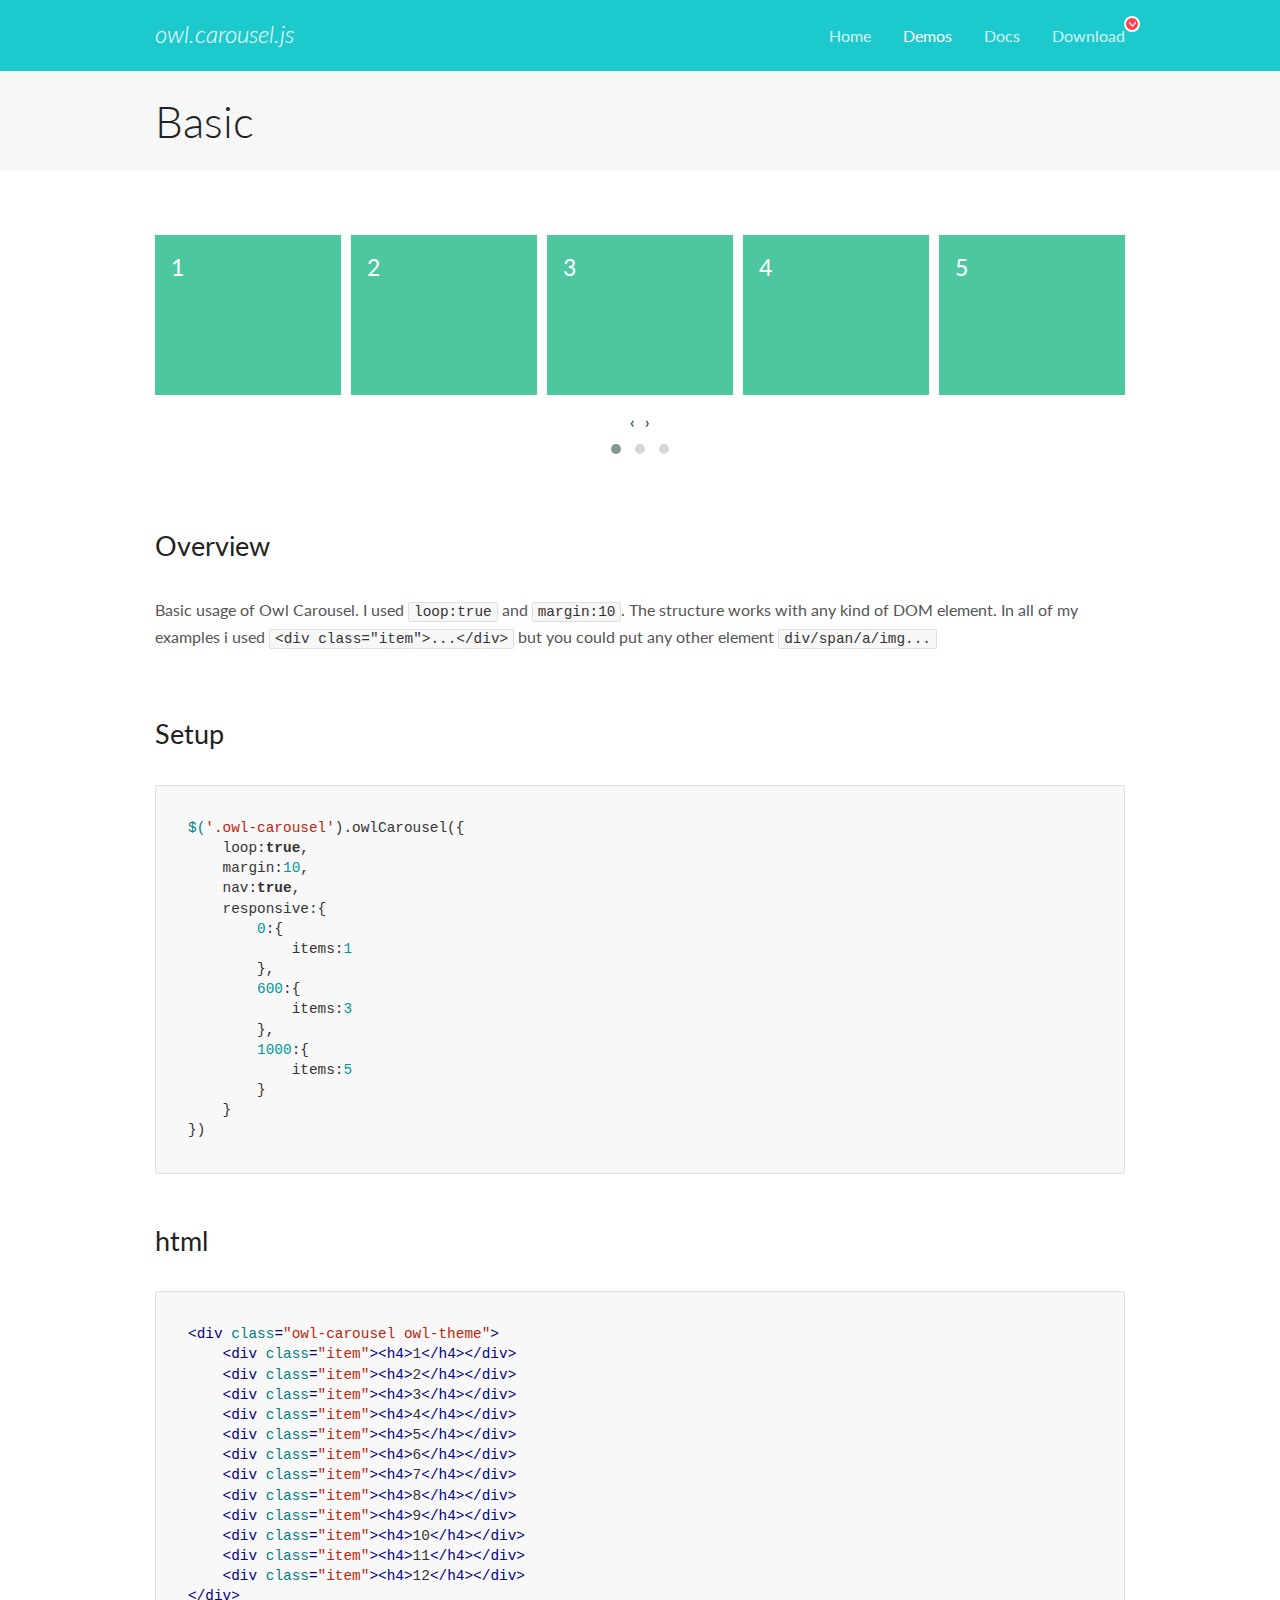
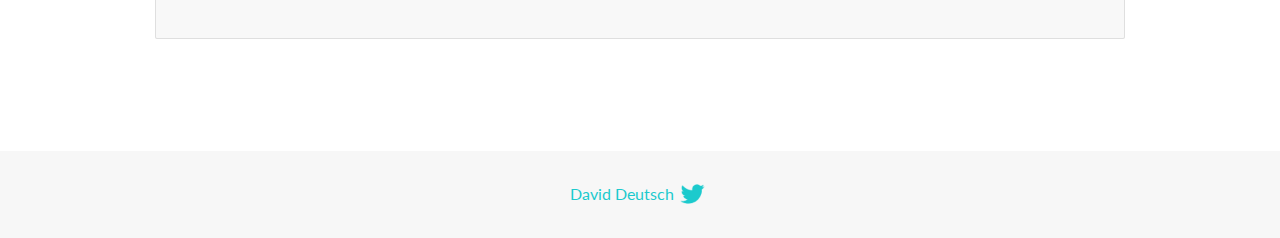
<file: Assets/OwlCarousel2-2.3.4/docs/demos/basic.html>
<!DOCTYPE html>
<html lang="en">
  <head>

    <!-- head -->
    <meta charset="utf-8">
    <meta name="msapplication-tap-highlight" content="no" />
    <meta name="viewport" content="width=device-width, initial-scale=1.0" />
    <meta name="description" content="Basic usage demo">
    <meta name="author" content="David Deutsch">
    <title>
      Basic Demo | Owl Carousel | 2.3.4
    </title>

    <!-- Stylesheets -->
    <link href='https://fonts.googleapis.com/css?family=Lato:300,400,700,400italic,300italic' rel='stylesheet' type='text/css'>
    <link rel="stylesheet" href="../assets/css/docs.theme.min.css">

    <!-- Owl Stylesheets -->
    <link rel="stylesheet" href="../assets/owlcarousel/assets/owl.carousel.min.css">
    <link rel="stylesheet" href="../assets/owlcarousel/assets/owl.theme.default.min.css">

    <!-- HTML5 shim and Respond.js IE8 support of HTML5 elements and media queries -->

    <!--[if lt IE 9]>
      <script src="https://oss.maxcdn.com/libs/html5shiv/3.7.0/html5shiv.js"></script>
      <script src="https://oss.maxcdn.com/libs/respond.js/1.3.0/respond.min.js"></script>
    <![endif]-->

    <!-- Favicons -->
    <link rel="apple-touch-icon-precomposed" sizes="144x144" href="../assets/ico/apple-touch-icon-144-precomposed.png">
    <link rel="shortcut icon" href="../assets/ico/favicon.png">
    <link rel="shortcut icon" href="favicon.ico">

    <!-- Yeah i know js should not be in header. Its required for demos.-->

    <!-- javascript -->
    <script src="../assets/vendors/jquery.min.js"></script>
    <script src="../assets/owlcarousel/owl.carousel.js"></script>
  </head>
  <body>

    <!-- header -->
    <header class="header">
      <div class="row">
        <div class="large-12 columns">
          <div class="brand left">
            <h3>
              <a href="/OwlCarousel2/">owl.carousel.js</a> 
            </h3>
          </div>
          <a id="toggle-nav" class="right">
            <span></span> <span></span> <span></span> 
          </a> 
          <div class="nav-bar">
            <ul class="clearfix">
              <li> <a href="/OwlCarousel2/index.html">Home</a>  </li>
              <li class="active">
                <a href="/OwlCarousel2/demos/demos.html">Demos</a> 
              </li>
              <li> <a href="/OwlCarousel2/docs/started-welcome.html">Docs</a>  </li>
              <li>
                <a href="https://github.com/OwlCarousel2/OwlCarousel2/archive/2.3.4.zip">Download</a> 
                <span class="download"></span> 
              </li>
            </ul>
          </div>
        </div>
      </div>
    </header>

    <!-- title -->
    <section class="title">
      <div class="row">
        <div class="large-12 columns">
          <h1>Basic</h1>
        </div>
      </div>
    </section>

    <!--  Demos -->
    <section id="demos">
      <div class="row">
        <div class="large-12 columns">
          <div class="owl-carousel owl-theme">
            <div class="item">
              <h4>1</h4>
            </div>
            <div class="item">
              <h4>2</h4>
            </div>
            <div class="item">
              <h4>3</h4>
            </div>
            <div class="item">
              <h4>4</h4>
            </div>
            <div class="item">
              <h4>5</h4>
            </div>
            <div class="item">
              <h4>6</h4>
            </div>
            <div class="item">
              <h4>7</h4>
            </div>
            <div class="item">
              <h4>8</h4>
            </div>
            <div class="item">
              <h4>9</h4>
            </div>
            <div class="item">
              <h4>10</h4>
            </div>
            <div class="item">
              <h4>11</h4>
            </div>
            <div class="item">
              <h4>12</h4>
            </div>
          </div>
          <h3 id="overview">Overview</h3>
          <p>Basic usage of Owl Carousel. I used <code>loop:true</code> and <code>margin:10</code>. The structure works with any kind of DOM element. In all of my examples i used <code>&lt;div class=&quot;item&quot;&gt;...&lt;/div&gt;</code> but you could
            put any other element <code>div/span/a/img...</code></p>
          <h3 id="setup">Setup</h3>
          <pre><code>$(&#39;.owl-carousel&#39;).owlCarousel({
    loop:true,
    margin:10,
    nav:true,
    responsive:{
        0:{
            items:1
        },
        600:{
            items:3
        },
        1000:{
            items:5
        }
    }
})</code></pre>
          <h3 id="html">html</h3>
          <pre><code>&lt;div class=&quot;owl-carousel owl-theme&quot;&gt;
    &lt;div class=&quot;item&quot;&gt;&lt;h4&gt;1&lt;/h4&gt;&lt;/div&gt;
    &lt;div class=&quot;item&quot;&gt;&lt;h4&gt;2&lt;/h4&gt;&lt;/div&gt;
    &lt;div class=&quot;item&quot;&gt;&lt;h4&gt;3&lt;/h4&gt;&lt;/div&gt;
    &lt;div class=&quot;item&quot;&gt;&lt;h4&gt;4&lt;/h4&gt;&lt;/div&gt;
    &lt;div class=&quot;item&quot;&gt;&lt;h4&gt;5&lt;/h4&gt;&lt;/div&gt;
    &lt;div class=&quot;item&quot;&gt;&lt;h4&gt;6&lt;/h4&gt;&lt;/div&gt;
    &lt;div class=&quot;item&quot;&gt;&lt;h4&gt;7&lt;/h4&gt;&lt;/div&gt;
    &lt;div class=&quot;item&quot;&gt;&lt;h4&gt;8&lt;/h4&gt;&lt;/div&gt;
    &lt;div class=&quot;item&quot;&gt;&lt;h4&gt;9&lt;/h4&gt;&lt;/div&gt;
    &lt;div class=&quot;item&quot;&gt;&lt;h4&gt;10&lt;/h4&gt;&lt;/div&gt;
    &lt;div class=&quot;item&quot;&gt;&lt;h4&gt;11&lt;/h4&gt;&lt;/div&gt;
    &lt;div class=&quot;item&quot;&gt;&lt;h4&gt;12&lt;/h4&gt;&lt;/div&gt;
&lt;/div&gt;</code></pre>
          <script>
            $(document).ready(function() {
              var owl = $('.owl-carousel');
              owl.owlCarousel({
                margin: 10,
                nav: true,
                loop: true,
                responsive: {
                  0: {
                    items: 1
                  },
                  600: {
                    items: 3
                  },
                  1000: {
                    items: 5
                  }
                }
              })
            })
          </script>
        </div>
      </div>
    </section>

    <!-- footer -->
    <footer class="footer">
      <div class="row">
        <div class="large-12 columns">
          <h5>
            <a href="/OwlCarousel2/docs/support-contact.html">David Deutsch</a> 
            <a id="custom-tweet-button" href="https://twitter.com/share?url=https://github.com/OwlCarousel2/OwlCarousel2&text=Owl Carousel - This is so awesome! " target="_blank"></a> 
          </h5>
        </div>
      </div>
    </footer>

    <!-- vendors -->
    <script src="../assets/vendors/highlight.js"></script>
    <script src="../assets/js/app.js"></script>
  </body>
</html>
</file>
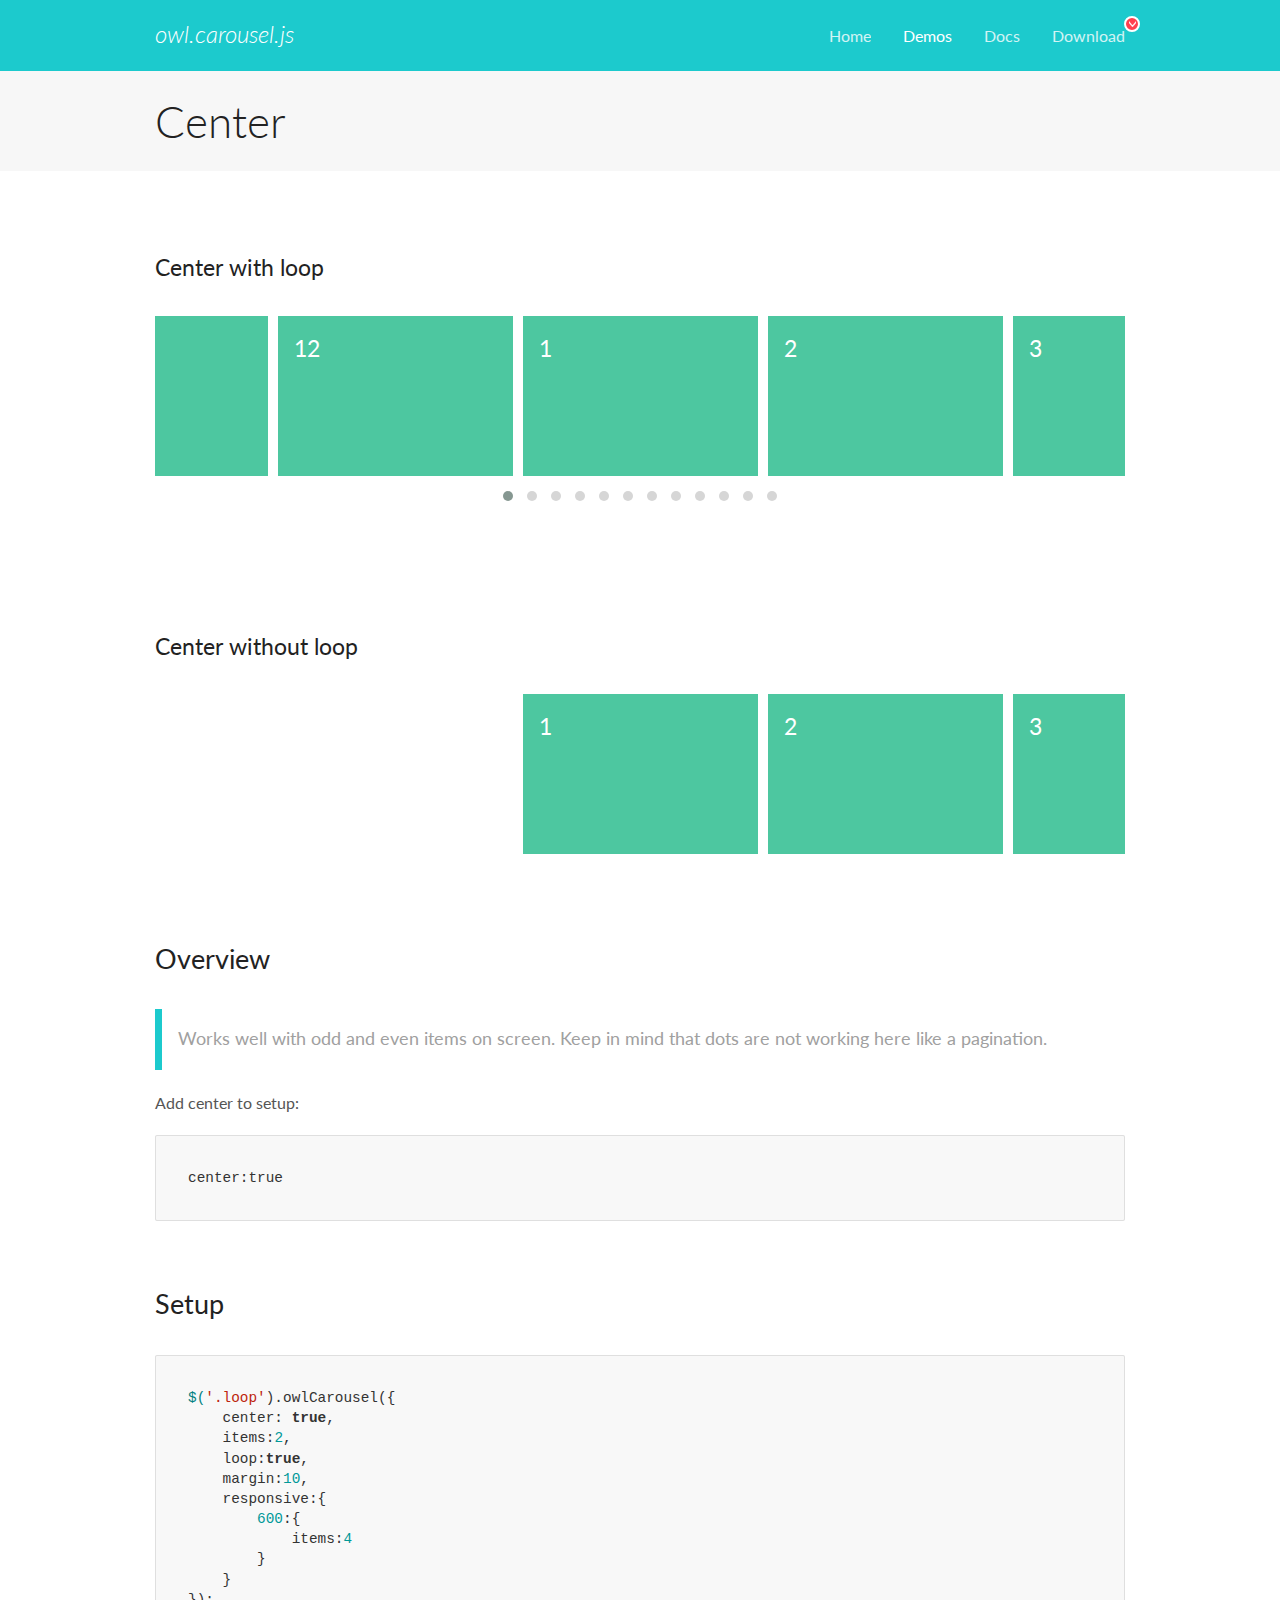
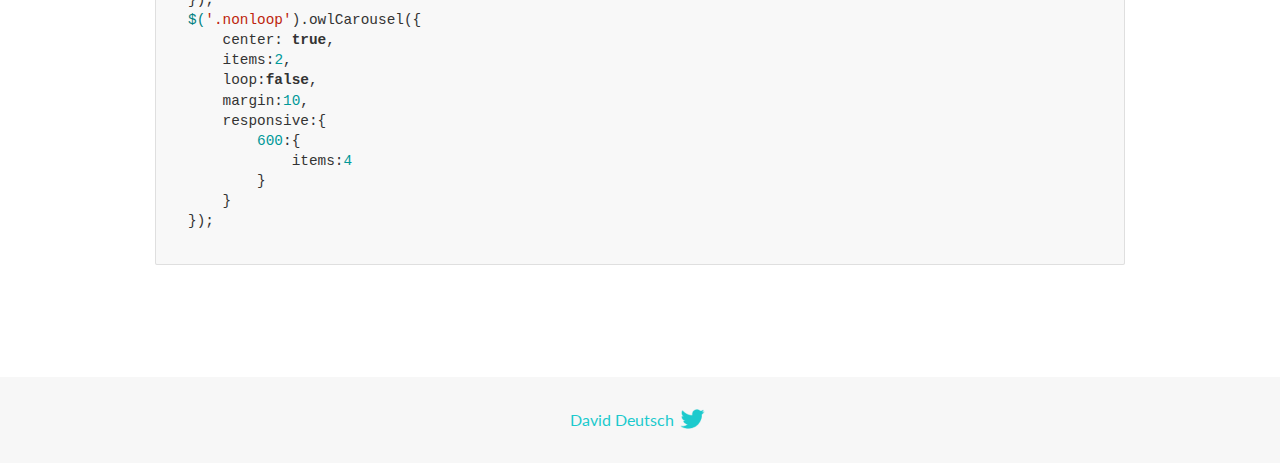
<file: Assets/OwlCarousel2-2.3.4/docs/demos/center.html>
<!DOCTYPE html>
<html lang="en">
  <head>

    <!-- head -->
    <meta charset="utf-8">
    <meta name="msapplication-tap-highlight" content="no" />
    <meta name="viewport" content="width=device-width, initial-scale=1.0" />
    <meta name="description" content="Center carousel">
    <meta name="author" content="David Deutsch">
    <title>
      Center Demo | Owl Carousel | 2.3.4
    </title>

    <!-- Stylesheets -->
    <link href='https://fonts.googleapis.com/css?family=Lato:300,400,700,400italic,300italic' rel='stylesheet' type='text/css'>
    <link rel="stylesheet" href="../assets/css/docs.theme.min.css">

    <!-- Owl Stylesheets -->
    <link rel="stylesheet" href="../assets/owlcarousel/assets/owl.carousel.min.css">
    <link rel="stylesheet" href="../assets/owlcarousel/assets/owl.theme.default.min.css">

    <!-- HTML5 shim and Respond.js IE8 support of HTML5 elements and media queries -->

    <!--[if lt IE 9]>
      <script src="https://oss.maxcdn.com/libs/html5shiv/3.7.0/html5shiv.js"></script>
      <script src="https://oss.maxcdn.com/libs/respond.js/1.3.0/respond.min.js"></script>
    <![endif]-->

    <!-- Favicons -->
    <link rel="apple-touch-icon-precomposed" sizes="144x144" href="../assets/ico/apple-touch-icon-144-precomposed.png">
    <link rel="shortcut icon" href="../assets/ico/favicon.png">
    <link rel="shortcut icon" href="favicon.ico">

    <!-- Yeah i know js should not be in header. Its required for demos.-->

    <!-- javascript -->
    <script src="../assets/vendors/jquery.min.js"></script>
    <script src="../assets/owlcarousel/owl.carousel.js"></script>
  </head>
  <body>

    <!-- header -->
    <header class="header">
      <div class="row">
        <div class="large-12 columns">
          <div class="brand left">
            <h3>
              <a href="/OwlCarousel2/">owl.carousel.js</a> 
            </h3>
          </div>
          <a id="toggle-nav" class="right">
            <span></span> <span></span> <span></span> 
          </a> 
          <div class="nav-bar">
            <ul class="clearfix">
              <li> <a href="/OwlCarousel2/index.html">Home</a>  </li>
              <li class="active">
                <a href="/OwlCarousel2/demos/demos.html">Demos</a> 
              </li>
              <li> <a href="/OwlCarousel2/docs/started-welcome.html">Docs</a>  </li>
              <li>
                <a href="https://github.com/OwlCarousel2/OwlCarousel2/archive/2.3.4.zip">Download</a> 
                <span class="download"></span> 
              </li>
            </ul>
          </div>
        </div>
      </div>
    </header>

    <!-- title -->
    <section class="title">
      <div class="row">
        <div class="large-12 columns">
          <h1>Center</h1>
        </div>
      </div>
    </section>

    <!--  Demos -->
    <section id="demos">
      <div class="row">
        <div class="large-12 columns">
          <h4 id="center-with-loop">Center with loop</h4>
          <div class="loop owl-carousel owl-theme">
            <div class="item">
              <h4>1</h4>
            </div>
            <div class="item">
              <h4>2</h4>
            </div>
            <div class="item">
              <h4>3</h4>
            </div>
            <div class="item">
              <h4>4</h4>
            </div>
            <div class="item">
              <h4>5</h4>
            </div>
            <div class="item">
              <h4>6</h4>
            </div>
            <div class="item">
              <h4>7</h4>
            </div>
            <div class="item">
              <h4>8</h4>
            </div>
            <div class="item">
              <h4>9</h4>
            </div>
            <div class="item">
              <h4>10</h4>
            </div>
            <div class="item">
              <h4>11</h4>
            </div>
            <div class="item">
              <h4>12</h4>
            </div>
          </div>
          <br>
          <h4 id="center-without-loop">Center without loop</h4>
          <div class="nonloop owl-carousel">
            <div class="item">
              <h4>1</h4>
            </div>
            <div class="item">
              <h4>2</h4>
            </div>
            <div class="item">
              <h4>3</h4>
            </div>
            <div class="item">
              <h4>4</h4>
            </div>
            <div class="item">
              <h4>5</h4>
            </div>
            <div class="item">
              <h4>6</h4>
            </div>
            <div class="item">
              <h4>7</h4>
            </div>
            <div class="item">
              <h4>8</h4>
            </div>
            <div class="item">
              <h4>9</h4>
            </div>
            <div class="item">
              <h4>10</h4>
            </div>
            <div class="item">
              <h4>11</h4>
            </div>
            <div class="item">
              <h4>12</h4>
            </div>
          </div>
          <h3 id="overview">Overview</h3>
          <blockquote>
            <p>Works well with odd and even items on screen. Keep in mind that dots are not working here like a pagination.</p>
          </blockquote>
          <p>Add center to setup:</p>
          <pre><code>center:true</code></pre>
          <h3 id="setup">Setup</h3>
          <pre><code>$(&#39;.loop&#39;).owlCarousel({
    center: true,
    items:2,
    loop:true,
    margin:10,
    responsive:{
        600:{
            items:4
        }
    }
});
$(&#39;.nonloop&#39;).owlCarousel({
    center: true,
    items:2,
    loop:false,
    margin:10,
    responsive:{
        600:{
            items:4
        }
    }
});</code></pre>
          <script>
            jQuery(document).ready(function($) {
              $('.loop').owlCarousel({
                center: true,
                items: 2,
                loop: true,
                margin: 10,
                responsive: {
                  600: {
                    items: 4
                  }
                }
              });
              $('.nonloop').owlCarousel({
                center: true,
                items: 2,
                loop: false,
                margin: 10,
                responsive: {
                  600: {
                    items: 4
                  }
                }
              });
            });
          </script>
        </div>
      </div>
    </section>

    <!-- footer -->
    <footer class="footer">
      <div class="row">
        <div class="large-12 columns">
          <h5>
            <a href="/OwlCarousel2/docs/support-contact.html">David Deutsch</a> 
            <a id="custom-tweet-button" href="https://twitter.com/share?url=https://github.com/OwlCarousel2/OwlCarousel2&text=Owl Carousel - This is so awesome! " target="_blank"></a> 
          </h5>
        </div>
      </div>
    </footer>

    <!-- vendors -->
    <script src="../assets/vendors/highlight.js"></script>
    <script src="../assets/js/app.js"></script>
  </body>
</html>
</file>
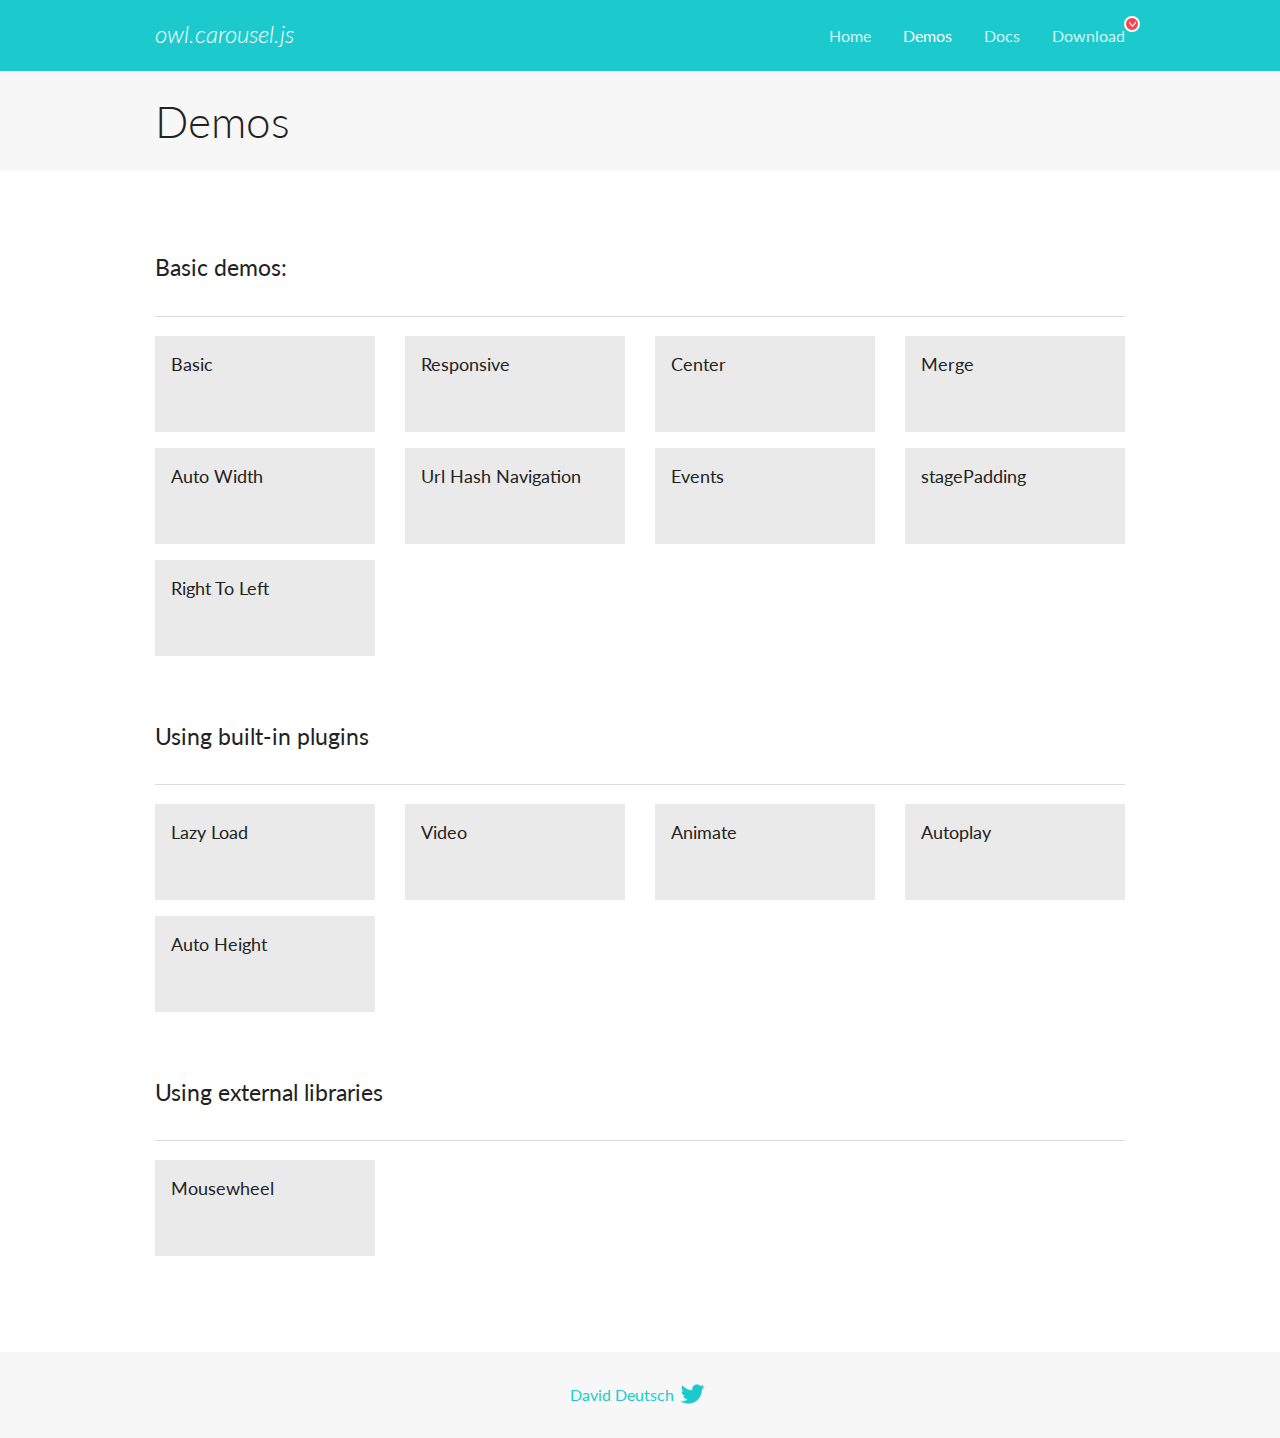
<file: Assets/OwlCarousel2-2.3.4/docs/demos/demos.html>
<!DOCTYPE html>
<html lang="en">
  <head>

    <!-- head -->
    <meta charset="utf-8">
    <meta name="msapplication-tap-highlight" content="no" />
    <meta name="viewport" content="width=device-width, initial-scale=1.0" />
    <meta name="description" content="A list of Owl Carousel examples.">
    <meta name="author" content="David Deutsch">
    <title>
      Demos | Owl Carousel | 2.3.4
    </title>

    <!-- Stylesheets -->
    <link href='https://fonts.googleapis.com/css?family=Lato:300,400,700,400italic,300italic' rel='stylesheet' type='text/css'>
    <link rel="stylesheet" href="../assets/css/docs.theme.min.css">

    <!-- Owl Stylesheets -->
    <link rel="stylesheet" href="../assets/owlcarousel/assets/owl.carousel.min.css">
    <link rel="stylesheet" href="../assets/owlcarousel/assets/owl.theme.default.min.css">

    <!-- HTML5 shim and Respond.js IE8 support of HTML5 elements and media queries -->

    <!--[if lt IE 9]>
      <script src="https://oss.maxcdn.com/libs/html5shiv/3.7.0/html5shiv.js"></script>
      <script src="https://oss.maxcdn.com/libs/respond.js/1.3.0/respond.min.js"></script>
    <![endif]-->

    <!-- Favicons -->
    <link rel="apple-touch-icon-precomposed" sizes="144x144" href="../assets/ico/apple-touch-icon-144-precomposed.png">
    <link rel="shortcut icon" href="../assets/ico/favicon.png">
    <link rel="shortcut icon" href="favicon.ico">

    <!-- Yeah i know js should not be in header. Its required for demos.-->

    <!-- javascript -->
    <script src="../assets/vendors/jquery.min.js"></script>
    <script src="../assets/owlcarousel/owl.carousel.js"></script>
  </head>
  <body>

    <!-- header -->
    <header class="header">
      <div class="row">
        <div class="large-12 columns">
          <div class="brand left">
            <h3>
              <a href="/OwlCarousel2/">owl.carousel.js</a> 
            </h3>
          </div>
          <a id="toggle-nav" class="right">
            <span></span> <span></span> <span></span> 
          </a> 
          <div class="nav-bar">
            <ul class="clearfix">
              <li> <a href="/OwlCarousel2/index.html">Home</a>  </li>
              <li class="active">
                <a href="/OwlCarousel2/demos/demos.html">Demos</a> 
              </li>
              <li> <a href="/OwlCarousel2/docs/started-welcome.html">Docs</a>  </li>
              <li>
                <a href="https://github.com/OwlCarousel2/OwlCarousel2/archive/2.3.4.zip">Download</a> 
                <span class="download"></span> 
              </li>
            </ul>
          </div>
        </div>
      </div>
    </header>

    <!-- title -->
    <section class="title">
      <div class="row">
        <div class="large-12 columns">
          <h1>Demos</h1>
        </div>
      </div>
    </section>

    <!--  Demos -->
    <section id="demos">
      <div class="row">
        <div class="large-12 columns">
          <h4 id="basic-demos-">Basic demos:</h4>
          <hr>
          <div class="demo-list">
            <div class="row">
              <div class="small-6 medium-4 large-3 columns">
                <a href="basic.html" class="demo-block">
                  <h5>Basic </h5>
                </a> 
              </div>
              <div class="small-6 medium-4 large-3 columns">
                <a href="responsive.html" class="demo-block">
                  <h5>Responsive </h5>
                </a> 
              </div>
              <div class="small-6 medium-4 large-3 columns">
                <a href="center.html" class="demo-block">
                  <h5>Center </h5>
                </a> 
              </div>
              <div class="small-6 medium-4 large-3 columns">
                <a href="merge.html" class="demo-block">
                  <h5>Merge </h5>
                </a> 
              </div>
              <div class="small-6 medium-4 large-3 columns">
                <a href="autowidth.html" class="demo-block">
                  <h5>Auto Width </h5>
                </a> 
              </div>
              <div class="small-6 medium-4 large-3 columns">
                <a href="urlhashnav.html" class="demo-block">
                  <h5>Url Hash Navigation </h5>
                </a> 
              </div>
              <div class="small-6 medium-4 large-3 columns">
                <a href="events.html" class="demo-block">
                  <h5>Events </h5>
                </a> 
              </div>
              <div class="small-6 medium-4 large-3 columns">
                <a href="stagepadding.html" class="demo-block">
                  <h5>stagePadding </h5>
                </a> 
              </div>
              <div class="small-6 medium-4 large-3 columns">
                <a href="rtl.html" class="demo-block">
                  <h5>Right To Left </h5>
                </a> 
              </div>
            </div>
          </div>
          <h4 id="using-built-in-plugins">Using built-in plugins</h4>
          <hr>
          <div class="demo-list">
            <div class="row">
              <div class="small-6 medium-4 large-3 columns">
                <a href="lazyLoad.html" class="demo-block">
                  <h5>Lazy Load </h5>
                </a> 
              </div>
              <div class="small-6 medium-4 large-3 columns">
                <a href="video.html" class="demo-block">
                  <h5>Video </h5>
                </a> 
              </div>
              <div class="small-6 medium-4 large-3 columns">
                <a href="animate.html" class="demo-block">
                  <h5>Animate </h5>
                </a> 
              </div>
              <div class="small-6 medium-4 large-3 columns">
                <a href="autoplay.html" class="demo-block">
                  <h5>Autoplay </h5>
                </a> 
              </div>
              <div class="small-6 medium-4 large-3 columns">
                <a href="autoheight.html" class="demo-block">
                  <h5>Auto Height </h5>
                </a> 
              </div>
            </div>
          </div>
          <h4 id="using-external-libraries">Using external libraries</h4>
          <hr>
          <div class="demo-list">
            <div class="row">
              <div class="small-6 medium-4 large-3 columns">
                <a href="mousewheel.html" class="demo-block">
                  <h5>Mousewheel </h5>
                </a> 
              </div>
            </div>
          </div>
        </div>
      </div>
    </section>

    <!-- footer -->
    <footer class="footer">
      <div class="row">
        <div class="large-12 columns">
          <h5>
            <a href="/OwlCarousel2/docs/support-contact.html">David Deutsch</a> 
            <a id="custom-tweet-button" href="https://twitter.com/share?url=https://github.com/OwlCarousel2/OwlCarousel2&text=Owl Carousel - This is so awesome! " target="_blank"></a> 
          </h5>
        </div>
      </div>
    </footer>

    <!-- vendors -->
    <script src="../assets/vendors/highlight.js"></script>
    <script src="../assets/js/app.js"></script>
  </body>
</html>
</file>
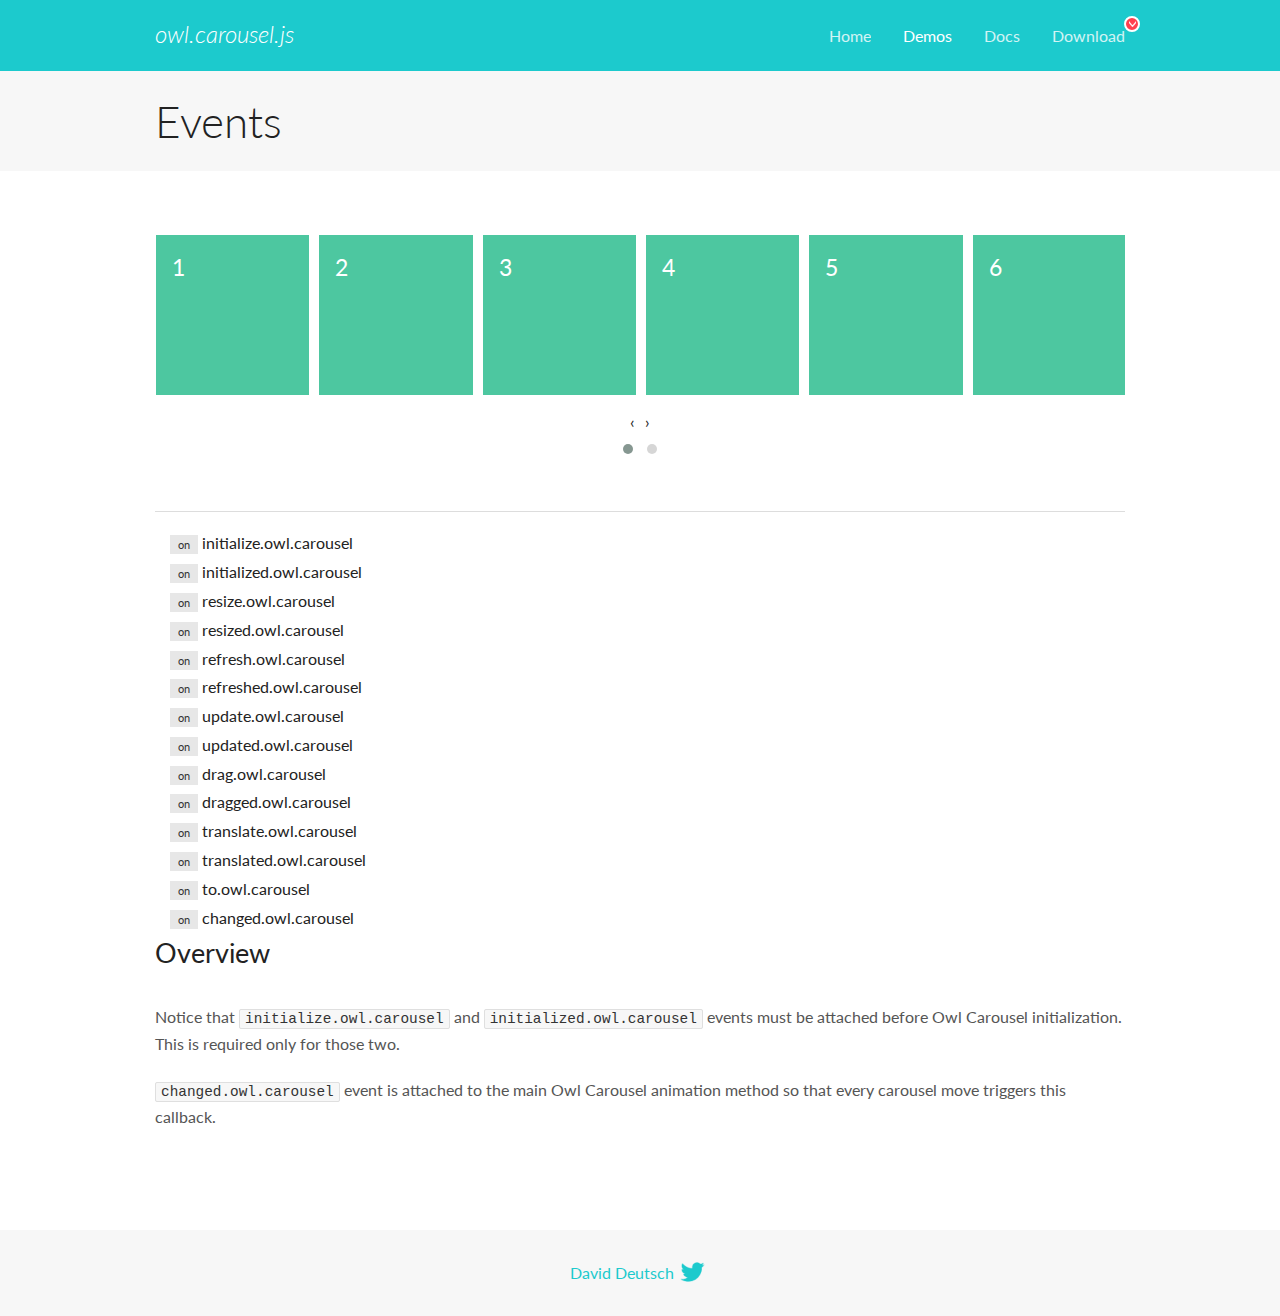
<file: Assets/OwlCarousel2-2.3.4/docs/demos/events.html>
<!DOCTYPE html>
<html lang="en">
  <head>

    <!-- head -->
    <meta charset="utf-8">
    <meta name="msapplication-tap-highlight" content="no" />
    <meta name="viewport" content="width=device-width, initial-scale=1.0" />
    <meta name="description" content="Events usage demo">
    <meta name="author" content="David Deutsch">
    <title>
      Events Demo | Owl Carousel | 2.3.4
    </title>

    <!-- Stylesheets -->
    <link href='https://fonts.googleapis.com/css?family=Lato:300,400,700,400italic,300italic' rel='stylesheet' type='text/css'>
    <link rel="stylesheet" href="../assets/css/docs.theme.min.css">

    <!-- Owl Stylesheets -->
    <link rel="stylesheet" href="../assets/owlcarousel/assets/owl.carousel.min.css">
    <link rel="stylesheet" href="../assets/owlcarousel/assets/owl.theme.default.min.css">

    <!-- HTML5 shim and Respond.js IE8 support of HTML5 elements and media queries -->

    <!--[if lt IE 9]>
      <script src="https://oss.maxcdn.com/libs/html5shiv/3.7.0/html5shiv.js"></script>
      <script src="https://oss.maxcdn.com/libs/respond.js/1.3.0/respond.min.js"></script>
    <![endif]-->

    <!-- Favicons -->
    <link rel="apple-touch-icon-precomposed" sizes="144x144" href="../assets/ico/apple-touch-icon-144-precomposed.png">
    <link rel="shortcut icon" href="../assets/ico/favicon.png">
    <link rel="shortcut icon" href="favicon.ico">

    <!-- Yeah i know js should not be in header. Its required for demos.-->

    <!-- javascript -->
    <script src="../assets/vendors/jquery.min.js"></script>
    <script src="../assets/owlcarousel/owl.carousel.js"></script>
  </head>
  <body>

    <!-- header -->
    <header class="header">
      <div class="row">
        <div class="large-12 columns">
          <div class="brand left">
            <h3>
              <a href="/OwlCarousel2/">owl.carousel.js</a> 
            </h3>
          </div>
          <a id="toggle-nav" class="right">
            <span></span> <span></span> <span></span> 
          </a> 
          <div class="nav-bar">
            <ul class="clearfix">
              <li> <a href="/OwlCarousel2/index.html">Home</a>  </li>
              <li class="active">
                <a href="/OwlCarousel2/demos/demos.html">Demos</a> 
              </li>
              <li> <a href="/OwlCarousel2/docs/started-welcome.html">Docs</a>  </li>
              <li>
                <a href="https://github.com/OwlCarousel2/OwlCarousel2/archive/2.3.4.zip">Download</a> 
                <span class="download"></span> 
              </li>
            </ul>
          </div>
        </div>
      </div>
    </header>

    <!-- title -->
    <section class="title">
      <div class="row">
        <div class="large-12 columns">
          <h1>Events</h1>
        </div>
      </div>
    </section>

    <!--  Demos -->
    <section id="demos">
      <div class="row">
        <div class="large-12 columns">
          <div class="owl-carousel owl-theme">
            <div class="item">
              <h4>1</h4>
            </div>
            <div class="item">
              <h4>2</h4>
            </div>
            <div class="item">
              <h4>3</h4>
            </div>
            <div class="item">
              <h4>4</h4>
            </div>
            <div class="item">
              <h4>5</h4>
            </div>
            <div class="item">
              <h4>6</h4>
            </div>
            <div class="item">
              <h4>7</h4>
            </div>
            <div class="item">
              <h4>8</h4>
            </div>
            <div class="item">
              <h4>9</h4>
            </div>
            <div class="item">
              <h4>10</h4>
            </div>
            <div class="item">
              <h4>11</h4>
            </div>
            <div class="item">
              <h4>12</h4>
            </div>
          </div>
          <hr>
          <div class="large-12 columns callbacks">
            <div><span class="label secondary initialize">on</span>  initialize.owl.carousel </div>
            <div><span class="label secondary initialized">on</span>  initialized.owl.carousel </div>
            <div><span class="label secondary resize">on</span>  resize.owl.carousel </div>
            <div><span class="label secondary resized">on</span>  resized.owl.carousel </div>
            <div><span class="label secondary refresh">on</span>  refresh.owl.carousel </div>
            <div><span class="label secondary refreshed">on</span>  refreshed.owl.carousel </div>
            <div><span class="label secondary update">on</span>  update.owl.carousel </div>
            <div><span class="label secondary updated">on</span>  updated.owl.carousel </div>
            <div><span class="label secondary drag">on</span>  drag.owl.carousel </div>
            <div><span class="label secondary dragged">on</span>  dragged.owl.carousel </div>
            <div><span class="label secondary translate">on</span>  translate.owl.carousel </div>
            <div><span class="label secondary translated">on</span>  translated.owl.carousel </div>
            <div><span class="label secondary to">on</span>  to.owl.carousel </div>
            <div><span class="label secondary changed">on</span>  changed.owl.carousel </div>
          </div>
          <h3 id="overview">Overview</h3>
          <p>Notice that <code>initialize.owl.carousel</code> and <code>initialized.owl.carousel</code> events must be attached before Owl Carousel initialization. This is required only for those two.</p>
          <p><code>changed.owl.carousel</code> event is attached to the main Owl Carousel animation method so that every carousel move triggers this callback.</p>
          <script>
            jQuery(document).ready(function($) {
              var owl = $('.owl-carousel');
              owl.on('initialize.owl.carousel initialized.owl.carousel ' +
                'initialize.owl.carousel initialize.owl.carousel ' +
                'resize.owl.carousel resized.owl.carousel ' +
                'refresh.owl.carousel refreshed.owl.carousel ' +
                'update.owl.carousel updated.owl.carousel ' +
                'drag.owl.carousel dragged.owl.carousel ' +
                'translate.owl.carousel translated.owl.carousel ' +
                'to.owl.carousel changed.owl.carousel',
                function(e) {
                  $('.' + e.type)
                    .removeClass('secondary')
                    .addClass('success');
                  window.setTimeout(function() {
                    $('.' + e.type)
                      .removeClass('success')
                      .addClass('secondary');
                  }, 500);
                });
              owl.owlCarousel({
                loop: true,
                nav: true,
                lazyLoad: true,
                margin: 10,
                video: true,
                responsive: {
                  0: {
                    items: 1
                  },
                  600: {
                    items: 3
                  },
                  960: {
                    items: 5,
                  },
                  1200: {
                    items: 6
                  }
                }
              });
            });
          </script>
        </div>
      </div>
    </section>

    <!-- footer -->
    <footer class="footer">
      <div class="row">
        <div class="large-12 columns">
          <h5>
            <a href="/OwlCarousel2/docs/support-contact.html">David Deutsch</a> 
            <a id="custom-tweet-button" href="https://twitter.com/share?url=https://github.com/OwlCarousel2/OwlCarousel2&text=Owl Carousel - This is so awesome! " target="_blank"></a> 
          </h5>
        </div>
      </div>
    </footer>

    <!-- vendors -->
    <script src="../assets/vendors/highlight.js"></script>
    <script src="../assets/js/app.js"></script>
  </body>
</html>
</file>
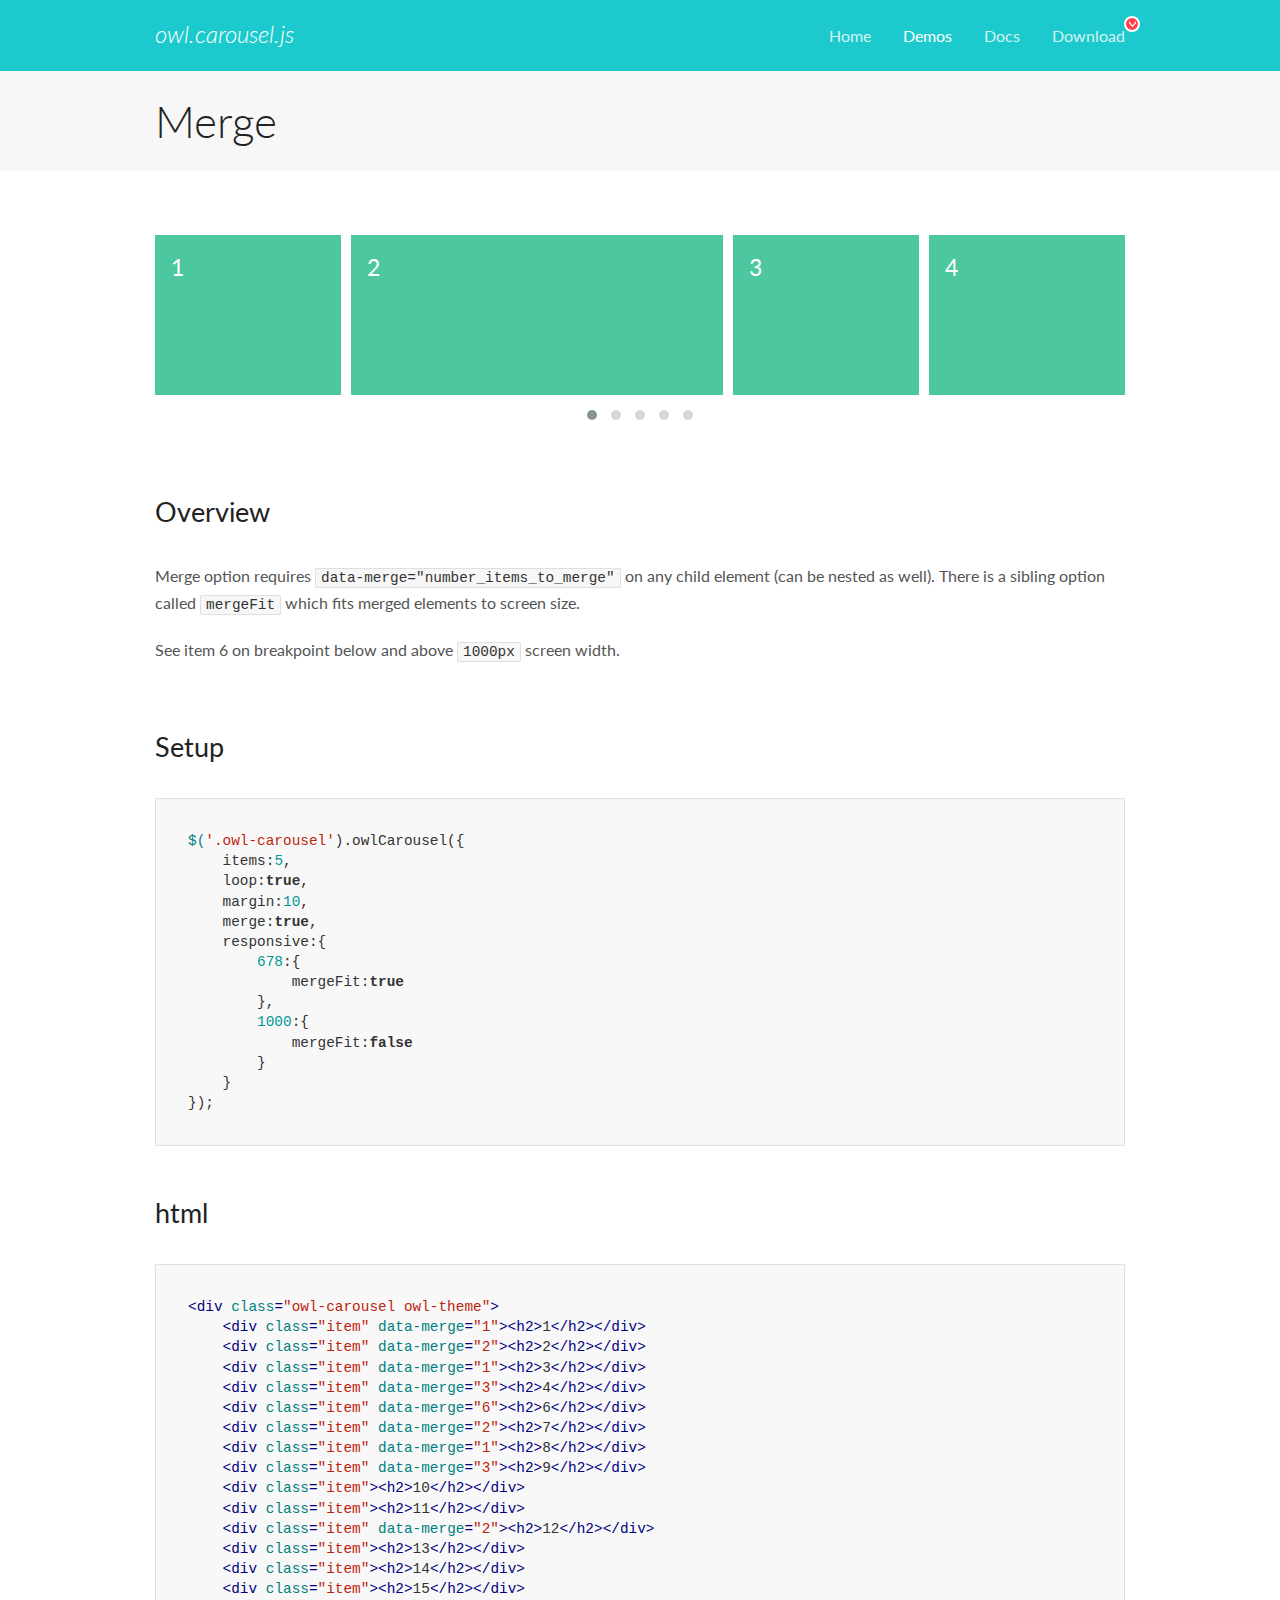
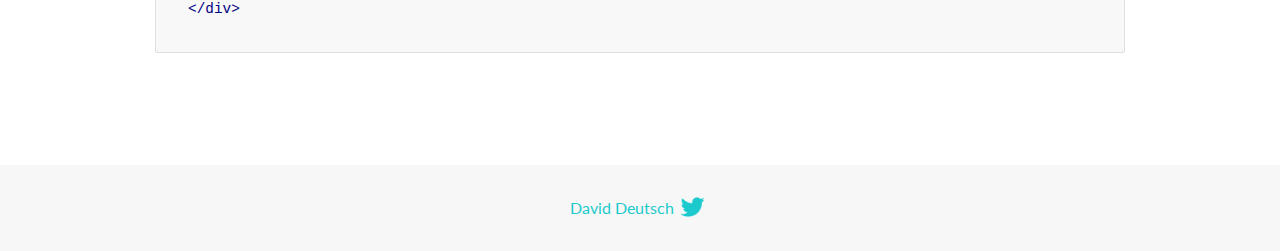
<file: Assets/OwlCarousel2-2.3.4/docs/demos/merge.html>
<!DOCTYPE html>
<html lang="en">
  <head>

    <!-- head -->
    <meta charset="utf-8">
    <meta name="msapplication-tap-highlight" content="no" />
    <meta name="viewport" content="width=device-width, initial-scale=1.0" />
    <meta name="description" content="Merge Items">
    <meta name="author" content="David Deutsch">
    <title>
      Merge Demo | Owl Carousel | 2.3.4
    </title>

    <!-- Stylesheets -->
    <link href='https://fonts.googleapis.com/css?family=Lato:300,400,700,400italic,300italic' rel='stylesheet' type='text/css'>
    <link rel="stylesheet" href="../assets/css/docs.theme.min.css">

    <!-- Owl Stylesheets -->
    <link rel="stylesheet" href="../assets/owlcarousel/assets/owl.carousel.min.css">
    <link rel="stylesheet" href="../assets/owlcarousel/assets/owl.theme.default.min.css">

    <!-- HTML5 shim and Respond.js IE8 support of HTML5 elements and media queries -->

    <!--[if lt IE 9]>
      <script src="https://oss.maxcdn.com/libs/html5shiv/3.7.0/html5shiv.js"></script>
      <script src="https://oss.maxcdn.com/libs/respond.js/1.3.0/respond.min.js"></script>
    <![endif]-->

    <!-- Favicons -->
    <link rel="apple-touch-icon-precomposed" sizes="144x144" href="../assets/ico/apple-touch-icon-144-precomposed.png">
    <link rel="shortcut icon" href="../assets/ico/favicon.png">
    <link rel="shortcut icon" href="favicon.ico">

    <!-- Yeah i know js should not be in header. Its required for demos.-->

    <!-- javascript -->
    <script src="../assets/vendors/jquery.min.js"></script>
    <script src="../assets/owlcarousel/owl.carousel.js"></script>
  </head>
  <body>

    <!-- header -->
    <header class="header">
      <div class="row">
        <div class="large-12 columns">
          <div class="brand left">
            <h3>
              <a href="/OwlCarousel2/">owl.carousel.js</a> 
            </h3>
          </div>
          <a id="toggle-nav" class="right">
            <span></span> <span></span> <span></span> 
          </a> 
          <div class="nav-bar">
            <ul class="clearfix">
              <li> <a href="/OwlCarousel2/index.html">Home</a>  </li>
              <li class="active">
                <a href="/OwlCarousel2/demos/demos.html">Demos</a> 
              </li>
              <li> <a href="/OwlCarousel2/docs/started-welcome.html">Docs</a>  </li>
              <li>
                <a href="https://github.com/OwlCarousel2/OwlCarousel2/archive/2.3.4.zip">Download</a> 
                <span class="download"></span> 
              </li>
            </ul>
          </div>
        </div>
      </div>
    </header>

    <!-- title -->
    <section class="title">
      <div class="row">
        <div class="large-12 columns">
          <h1>Merge</h1>
        </div>
      </div>
    </section>

    <!--  Demos -->
    <section id="demos">
      <div class="row">
        <div class="large-12 columns">
          <div class="owl-carousel owl-theme">
            <div class="item" data-merge="1">
              <h4>1</h4>
            </div>
            <div class="item" data-merge="2">
              <h4>2</h4>
            </div>
            <div class="item" data-merge="1">
              <h4>3</h4>
            </div>
            <div class="item" data-merge="3">
              <h4>4</h4>
            </div>
            <div class="item" data-merge="6">
              <h4>6</h4>
            </div>
            <div class="item" data-merge="2">
              <h4>7</h4>
            </div>
            <div class="item" data-merge="1">
              <h4>8</h4>
            </div>
            <div class="item" data-merge="3">
              <h4>9</h4>
            </div>
            <div class="item">
              <h4>10</h4>
            </div>
            <div class="item">
              <h4>11</h4>
            </div>
            <div class="item" data-merge="2">
              <h4>12</h4>
            </div>
            <div class="item">
              <h4>13</h4>
            </div>
            <div class="item">
              <h4>14</h4>
            </div>
            <div class="item">
              <h4>15</h4>
            </div>
          </div>
          <h3 id="overview">Overview</h3>
          <p>Merge option requires <code>data-merge=&quot;number_items_to_merge&quot;</code> on any child element (can be nested as well). There is a sibling option called <code>mergeFit</code> which fits merged elements to screen size. </p>
          <p>See item 6 on breakpoint below and above <code>1000px</code> screen width.</p>
          <h3 id="setup">Setup</h3>
          <pre><code>$(&#39;.owl-carousel&#39;).owlCarousel({
    items:5,
    loop:true,
    margin:10,
    merge:true,
    responsive:{
        678:{
            mergeFit:true
        },
        1000:{
            mergeFit:false
        }
    }
});</code></pre>
          <h3 id="html">html</h3>
          <pre><code>&lt;div class=&quot;owl-carousel owl-theme&quot;&gt;
    &lt;div class=&quot;item&quot; data-merge=&quot;1&quot;&gt;&lt;h2&gt;1&lt;/h2&gt;&lt;/div&gt;
    &lt;div class=&quot;item&quot; data-merge=&quot;2&quot;&gt;&lt;h2&gt;2&lt;/h2&gt;&lt;/div&gt;
    &lt;div class=&quot;item&quot; data-merge=&quot;1&quot;&gt;&lt;h2&gt;3&lt;/h2&gt;&lt;/div&gt;
    &lt;div class=&quot;item&quot; data-merge=&quot;3&quot;&gt;&lt;h2&gt;4&lt;/h2&gt;&lt;/div&gt;
    &lt;div class=&quot;item&quot; data-merge=&quot;6&quot;&gt;&lt;h2&gt;6&lt;/h2&gt;&lt;/div&gt;
    &lt;div class=&quot;item&quot; data-merge=&quot;2&quot;&gt;&lt;h2&gt;7&lt;/h2&gt;&lt;/div&gt;
    &lt;div class=&quot;item&quot; data-merge=&quot;1&quot;&gt;&lt;h2&gt;8&lt;/h2&gt;&lt;/div&gt;
    &lt;div class=&quot;item&quot; data-merge=&quot;3&quot;&gt;&lt;h2&gt;9&lt;/h2&gt;&lt;/div&gt;
    &lt;div class=&quot;item&quot;&gt;&lt;h2&gt;10&lt;/h2&gt;&lt;/div&gt;
    &lt;div class=&quot;item&quot;&gt;&lt;h2&gt;11&lt;/h2&gt;&lt;/div&gt;
    &lt;div class=&quot;item&quot; data-merge=&quot;2&quot;&gt;&lt;h2&gt;12&lt;/h2&gt;&lt;/div&gt;
    &lt;div class=&quot;item&quot;&gt;&lt;h2&gt;13&lt;/h2&gt;&lt;/div&gt;
    &lt;div class=&quot;item&quot;&gt;&lt;h2&gt;14&lt;/h2&gt;&lt;/div&gt;
    &lt;div class=&quot;item&quot;&gt;&lt;h2&gt;15&lt;/h2&gt;&lt;/div&gt;
&lt;/div&gt;</code></pre>
          <script>
            $(document).ready(function() {
              $('.owl-carousel').owlCarousel({
                items: 5,
                loop: true,
                margin: 10,
                merge: true,
                responsive: {
                  678: {
                    mergeFit: true
                  },
                  1000: {
                    mergeFit: false
                  }
                }
              });
            })
          </script>
        </div>
      </div>
    </section>

    <!-- footer -->
    <footer class="footer">
      <div class="row">
        <div class="large-12 columns">
          <h5>
            <a href="/OwlCarousel2/docs/support-contact.html">David Deutsch</a> 
            <a id="custom-tweet-button" href="https://twitter.com/share?url=https://github.com/OwlCarousel2/OwlCarousel2&text=Owl Carousel - This is so awesome! " target="_blank"></a> 
          </h5>
        </div>
      </div>
    </footer>

    <!-- vendors -->
    <script src="../assets/vendors/highlight.js"></script>
    <script src="../assets/js/app.js"></script>
  </body>
</html>
</file>
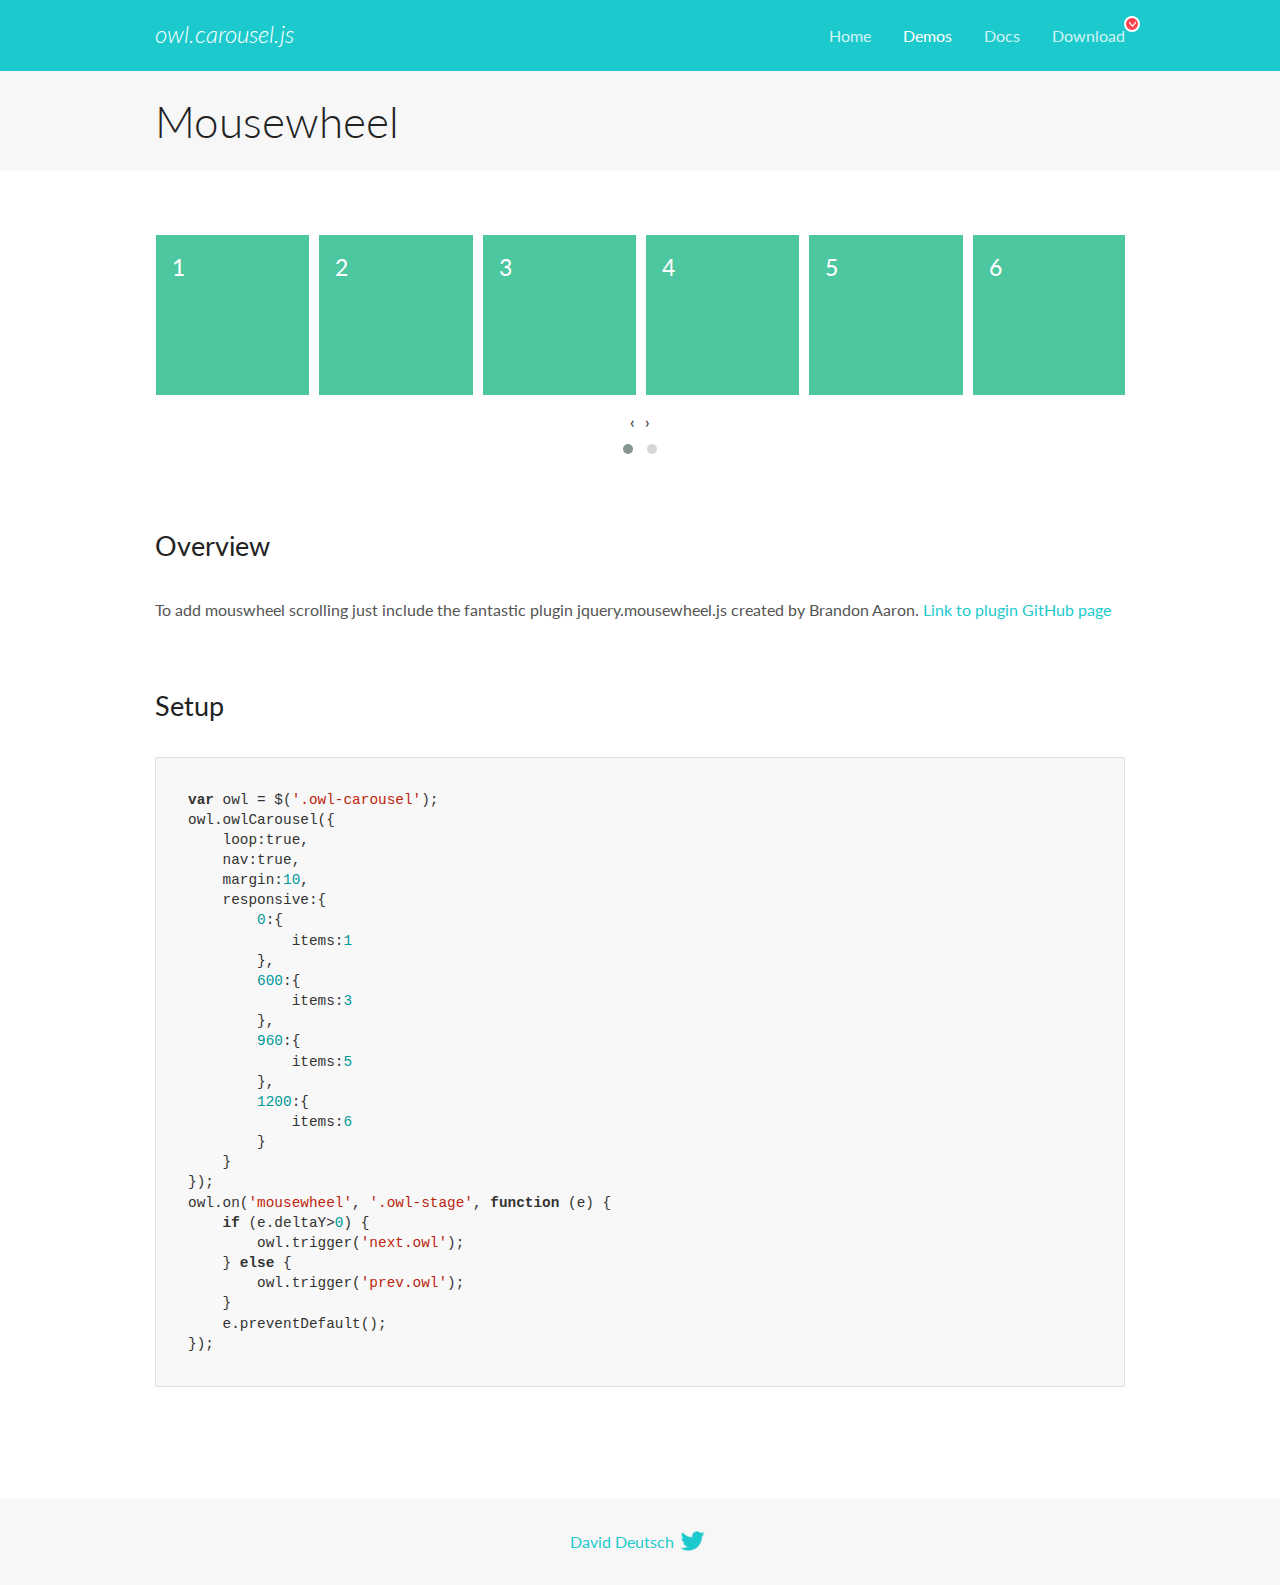
<file: Assets/OwlCarousel2-2.3.4/docs/demos/mousewheel.html>
<!DOCTYPE html>
<html lang="en">
  <head>

    <!-- head -->
    <meta charset="utf-8">
    <meta name="msapplication-tap-highlight" content="no" />
    <meta name="viewport" content="width=device-width, initial-scale=1.0" />
    <meta name="description" content="Mousewheel usage demo">
    <meta name="author" content="David Deutsch">
    <title>
      Mousewheel Demo | Owl Carousel | 2.3.4
    </title>

    <!-- Stylesheets -->
    <link href='https://fonts.googleapis.com/css?family=Lato:300,400,700,400italic,300italic' rel='stylesheet' type='text/css'>
    <link rel="stylesheet" href="../assets/css/docs.theme.min.css">

    <!-- Owl Stylesheets -->
    <link rel="stylesheet" href="../assets/owlcarousel/assets/owl.carousel.min.css">
    <link rel="stylesheet" href="../assets/owlcarousel/assets/owl.theme.default.min.css">

    <!-- HTML5 shim and Respond.js IE8 support of HTML5 elements and media queries -->

    <!--[if lt IE 9]>
      <script src="https://oss.maxcdn.com/libs/html5shiv/3.7.0/html5shiv.js"></script>
      <script src="https://oss.maxcdn.com/libs/respond.js/1.3.0/respond.min.js"></script>
    <![endif]-->

    <!-- Favicons -->
    <link rel="apple-touch-icon-precomposed" sizes="144x144" href="../assets/ico/apple-touch-icon-144-precomposed.png">
    <link rel="shortcut icon" href="../assets/ico/favicon.png">
    <link rel="shortcut icon" href="favicon.ico">

    <!-- Yeah i know js should not be in header. Its required for demos.-->

    <!-- javascript -->
    <script src="../assets/vendors/jquery.min.js"></script>
    <script src="../assets/owlcarousel/owl.carousel.js"></script>
  </head>
  <body>

    <!-- header -->
    <header class="header">
      <div class="row">
        <div class="large-12 columns">
          <div class="brand left">
            <h3>
              <a href="/OwlCarousel2/">owl.carousel.js</a> 
            </h3>
          </div>
          <a id="toggle-nav" class="right">
            <span></span> <span></span> <span></span> 
          </a> 
          <div class="nav-bar">
            <ul class="clearfix">
              <li> <a href="/OwlCarousel2/index.html">Home</a>  </li>
              <li class="active">
                <a href="/OwlCarousel2/demos/demos.html">Demos</a> 
              </li>
              <li> <a href="/OwlCarousel2/docs/started-welcome.html">Docs</a>  </li>
              <li>
                <a href="https://github.com/OwlCarousel2/OwlCarousel2/archive/2.3.4.zip">Download</a> 
                <span class="download"></span> 
              </li>
            </ul>
          </div>
        </div>
      </div>
    </header>

    <!-- title -->
    <section class="title">
      <div class="row">
        <div class="large-12 columns">
          <h1>Mousewheel</h1>
        </div>
      </div>
    </section>

    <!--  Demos -->
    <section id="demos">
      <div class="row">
        <div class="large-12 columns">
          <div class="owl-carousel owl-theme">
            <div class="item">
              <h4>1</h4>
            </div>
            <div class="item">
              <h4>2</h4>
            </div>
            <div class="item">
              <h4>3</h4>
            </div>
            <div class="item">
              <h4>4</h4>
            </div>
            <div class="item">
              <h4>5</h4>
            </div>
            <div class="item">
              <h4>6</h4>
            </div>
            <div class="item">
              <h4>7</h4>
            </div>
            <div class="item">
              <h4>8</h4>
            </div>
            <div class="item">
              <h4>9</h4>
            </div>
            <div class="item">
              <h4>10</h4>
            </div>
            <div class="item">
              <h4>11</h4>
            </div>
            <div class="item">
              <h4>12</h4>
            </div>
          </div>
          <h3 id="overview">Overview</h3>
          <p>To add mouswheel scrolling just include the fantastic plugin jquery.mousewheel.js created by Brandon Aaron.
            <a href="https://github.com/brandonaaron/jquery-mousewheel">Link to plugin GitHub page</a> 
          </p>
          <h3 id="setup">Setup</h3>
          <pre><code>var owl = $(&#39;.owl-carousel&#39;);
owl.owlCarousel({
    loop:true,
    nav:true,
    margin:10,
    responsive:{
        0:{
            items:1
        },
        600:{
            items:3
        },            
        960:{
            items:5
        },
        1200:{
            items:6
        }
    }
});
owl.on(&#39;mousewheel&#39;, &#39;.owl-stage&#39;, function (e) {
    if (e.deltaY&gt;0) {
        owl.trigger(&#39;next.owl&#39;);
    } else {
        owl.trigger(&#39;prev.owl&#39;);
    }
    e.preventDefault();
});</code></pre>
          <script src="../assets/vendors/jquery.mousewheel.min.js"></script>
          <script>
            $(document).ready(function() {
              var owl = $('.owl-carousel');
              owl.owlCarousel({
                loop: true,
                nav: true,
                margin: 10,
                responsive: {
                  0: {
                    items: 1
                  },
                  600: {
                    items: 3
                  },
                  960: {
                    items: 5
                  },
                  1200: {
                    items: 6
                  }
                }
              });
              owl.on('mousewheel', '.owl-stage', function(e) {
                if (e.deltaY > 0) {
                  owl.trigger('next.owl');
                } else {
                  owl.trigger('prev.owl');
                }
                e.preventDefault();
              });
            })
          </script>
        </div>
      </div>
    </section>

    <!-- footer -->
    <footer class="footer">
      <div class="row">
        <div class="large-12 columns">
          <h5>
            <a href="/OwlCarousel2/docs/support-contact.html">David Deutsch</a> 
            <a id="custom-tweet-button" href="https://twitter.com/share?url=https://github.com/OwlCarousel2/OwlCarousel2&text=Owl Carousel - This is so awesome! " target="_blank"></a> 
          </h5>
        </div>
      </div>
    </footer>

    <!-- vendors -->
    <script src="../assets/vendors/highlight.js"></script>
    <script src="../assets/js/app.js"></script>
  </body>
</html>
</file>
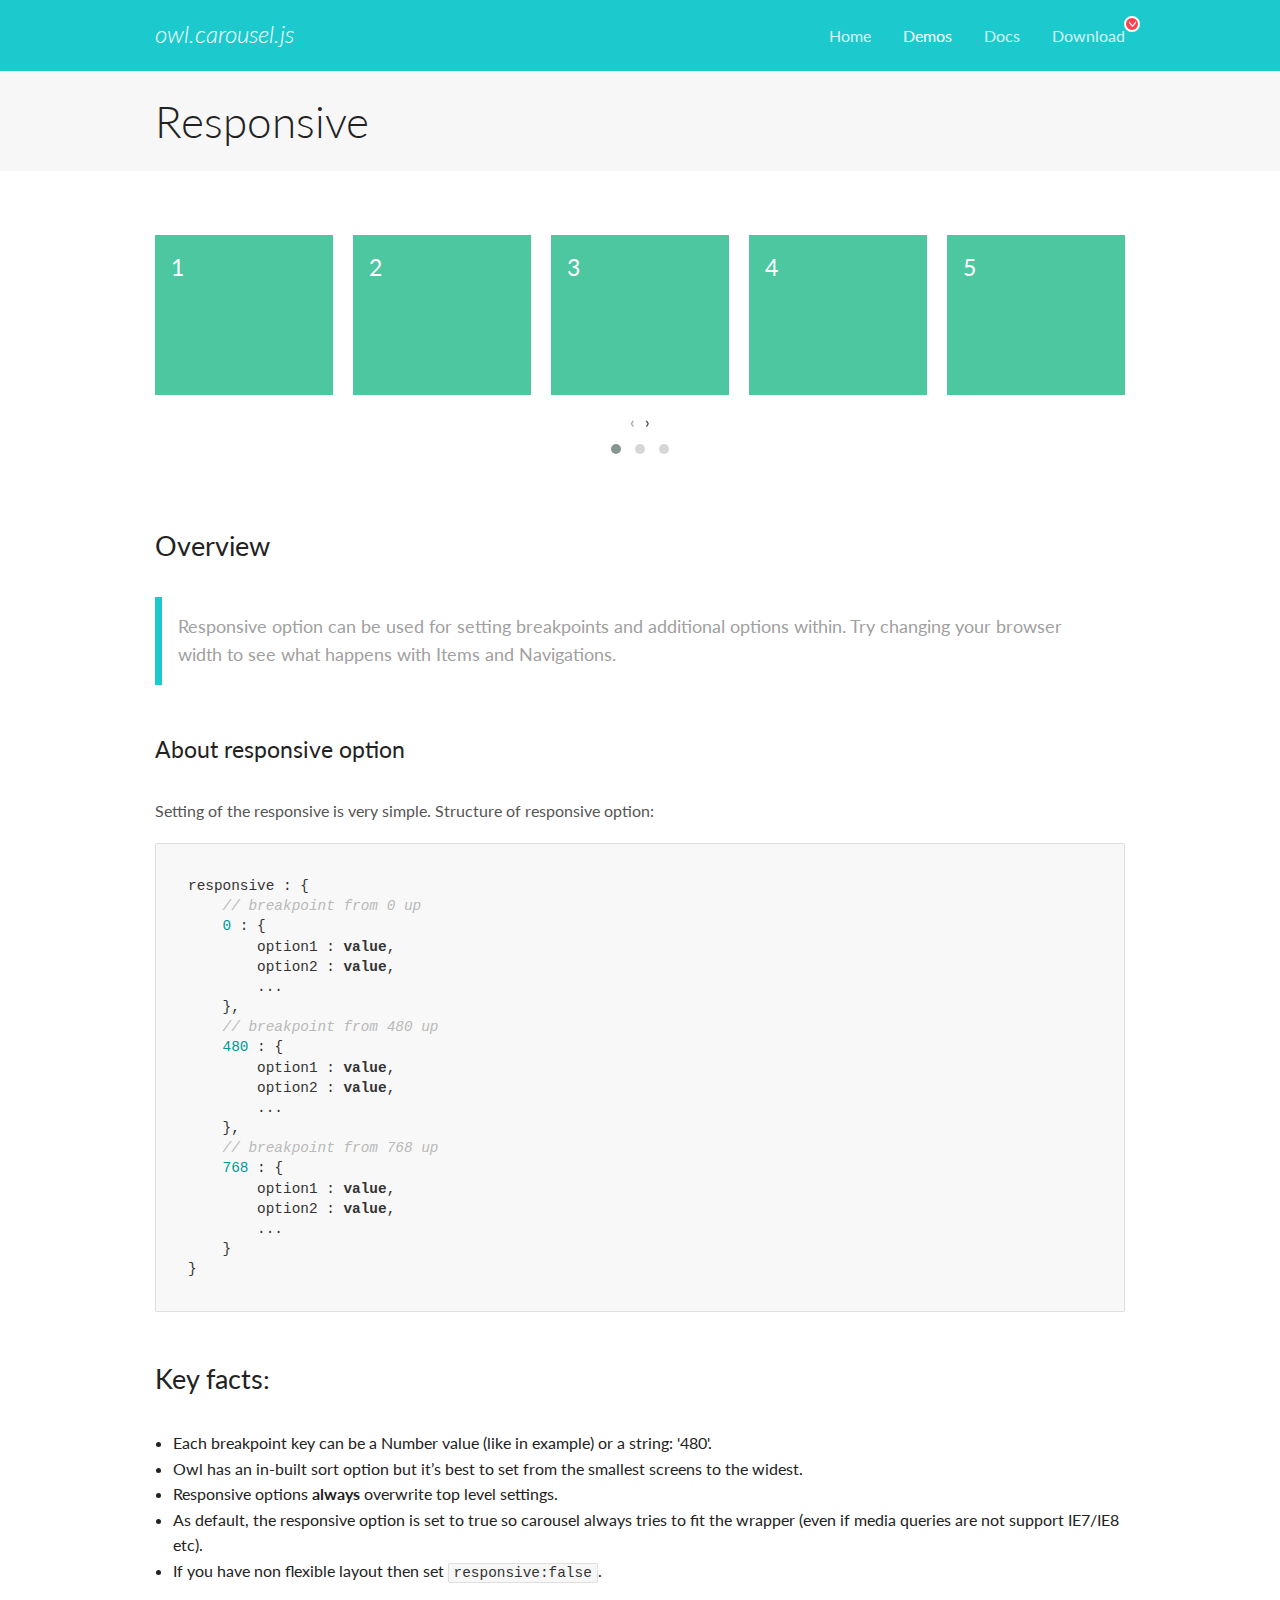
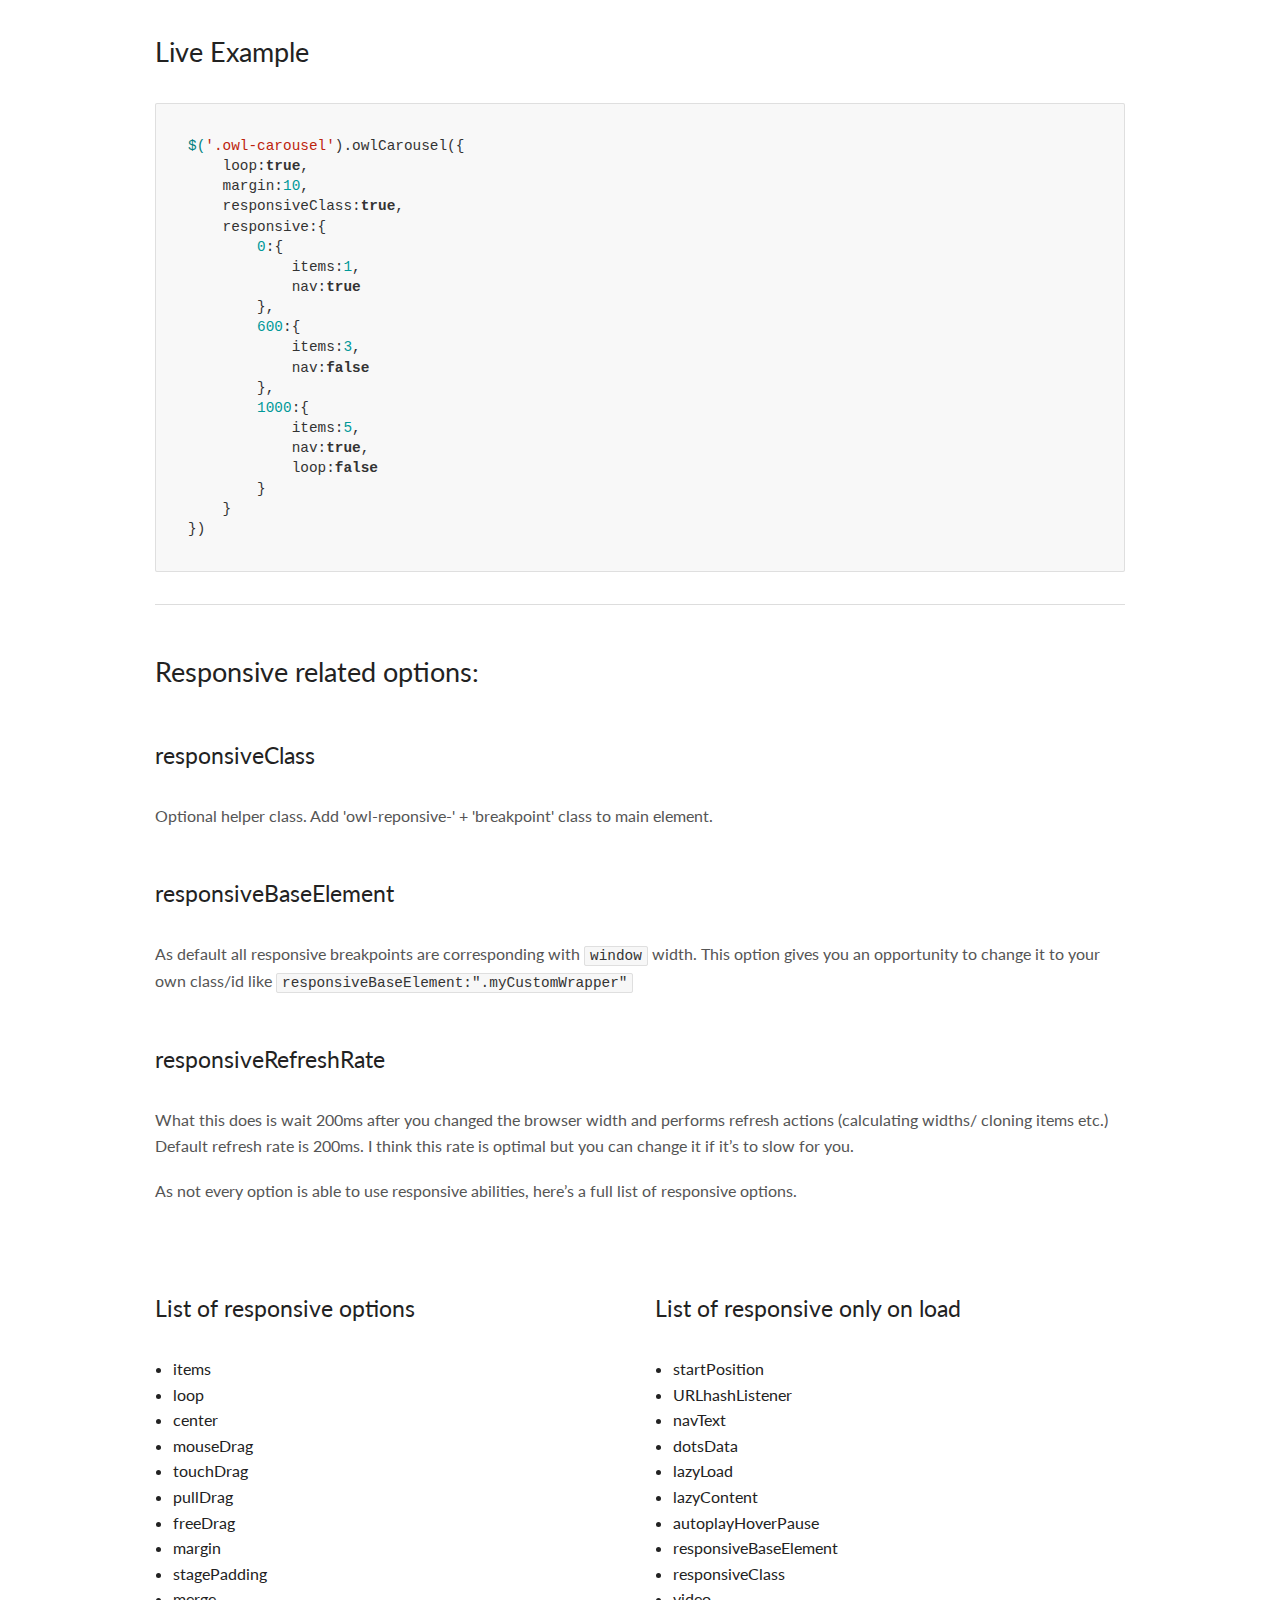
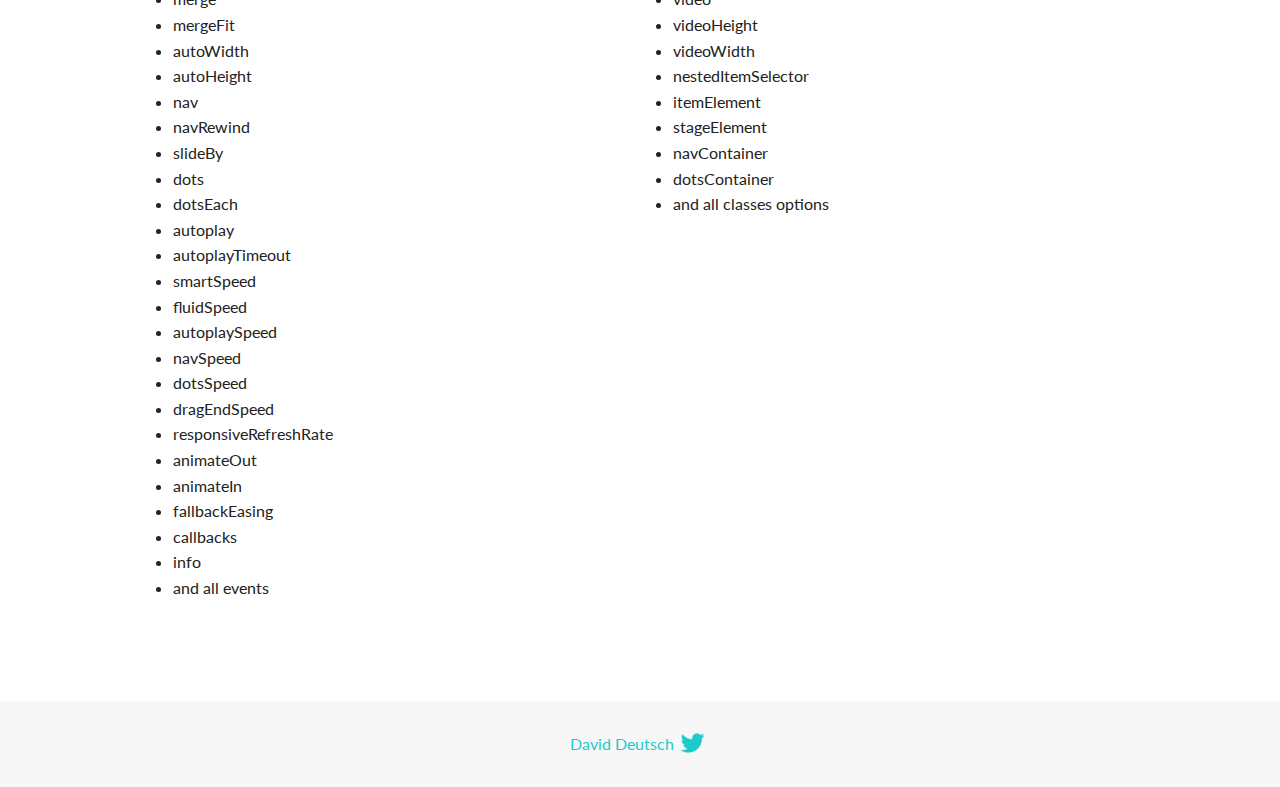
<file: Assets/OwlCarousel2-2.3.4/docs/demos/responsive.html>
<!DOCTYPE html>
<html lang="en">
  <head>

    <!-- head -->
    <meta charset="utf-8">
    <meta name="msapplication-tap-highlight" content="no" />
    <meta name="viewport" content="width=device-width, initial-scale=1.0" />
    <meta name="description" content="How to use responsive options">
    <meta name="author" content="David Deutsch">
    <title>
      Responsive Demo | Owl Carousel | 2.3.4
    </title>

    <!-- Stylesheets -->
    <link href='https://fonts.googleapis.com/css?family=Lato:300,400,700,400italic,300italic' rel='stylesheet' type='text/css'>
    <link rel="stylesheet" href="../assets/css/docs.theme.min.css">

    <!-- Owl Stylesheets -->
    <link rel="stylesheet" href="../assets/owlcarousel/assets/owl.carousel.min.css">
    <link rel="stylesheet" href="../assets/owlcarousel/assets/owl.theme.default.min.css">

    <!-- HTML5 shim and Respond.js IE8 support of HTML5 elements and media queries -->

    <!--[if lt IE 9]>
      <script src="https://oss.maxcdn.com/libs/html5shiv/3.7.0/html5shiv.js"></script>
      <script src="https://oss.maxcdn.com/libs/respond.js/1.3.0/respond.min.js"></script>
    <![endif]-->

    <!-- Favicons -->
    <link rel="apple-touch-icon-precomposed" sizes="144x144" href="../assets/ico/apple-touch-icon-144-precomposed.png">
    <link rel="shortcut icon" href="../assets/ico/favicon.png">
    <link rel="shortcut icon" href="favicon.ico">

    <!-- Yeah i know js should not be in header. Its required for demos.-->

    <!-- javascript -->
    <script src="../assets/vendors/jquery.min.js"></script>
    <script src="../assets/owlcarousel/owl.carousel.js"></script>
  </head>
  <body>

    <!-- header -->
    <header class="header">
      <div class="row">
        <div class="large-12 columns">
          <div class="brand left">
            <h3>
              <a href="/OwlCarousel2/">owl.carousel.js</a> 
            </h3>
          </div>
          <a id="toggle-nav" class="right">
            <span></span> <span></span> <span></span> 
          </a> 
          <div class="nav-bar">
            <ul class="clearfix">
              <li> <a href="/OwlCarousel2/index.html">Home</a>  </li>
              <li class="active">
                <a href="/OwlCarousel2/demos/demos.html">Demos</a> 
              </li>
              <li> <a href="/OwlCarousel2/docs/started-welcome.html">Docs</a>  </li>
              <li>
                <a href="https://github.com/OwlCarousel2/OwlCarousel2/archive/2.3.4.zip">Download</a> 
                <span class="download"></span> 
              </li>
            </ul>
          </div>
        </div>
      </div>
    </header>

    <!-- title -->
    <section class="title">
      <div class="row">
        <div class="large-12 columns">
          <h1>Responsive</h1>
        </div>
      </div>
    </section>

    <!--  Demos -->
    <section id="demos">
      <div class="row">
        <div class="large-12 columns">
          <div class="owl-carousel owl-theme">
            <div class="item">
              <h4>1</h4>
            </div>
            <div class="item">
              <h4>2</h4>
            </div>
            <div class="item">
              <h4>3</h4>
            </div>
            <div class="item">
              <h4>4</h4>
            </div>
            <div class="item">
              <h4>5</h4>
            </div>
            <div class="item">
              <h4>6</h4>
            </div>
            <div class="item">
              <h4>7</h4>
            </div>
            <div class="item">
              <h4>8</h4>
            </div>
            <div class="item">
              <h4>9</h4>
            </div>
            <div class="item">
              <h4>10</h4>
            </div>
            <div class="item">
              <h4>11</h4>
            </div>
            <div class="item">
              <h4>12</h4>
            </div>
          </div>
          <h3 id="overview">Overview</h3>
          <blockquote>
            <p>Responsive option can be used for setting breakpoints and additional options within. Try changing your browser width to see what happens with Items and Navigations.</p>
          </blockquote>
          <h4 id="about-responsive-option">About responsive option</h4>
          <p>Setting of the responsive is very simple. Structure of responsive option:</p>
          <pre><code>responsive : {
    // breakpoint from 0 up
    0 : {
        option1 : value,
        option2 : value,
        ...
    },
    // breakpoint from 480 up
    480 : {
        option1 : value,
        option2 : value,
        ...
    },
    // breakpoint from 768 up
    768 : {
        option1 : value,
        option2 : value,
        ...
    }
}</code></pre>
          <h3 id="key-facts-">Key facts:</h3>
          <ul>
            <li>Each breakpoint key can be a Number value (like in example) or a string: &#39;480&#39;.</li>
            <li>Owl has an in-built sort option but it’s best to set from the smallest screens to the widest.</li>
            <li>Responsive options <strong>always</strong>  overwrite top level settings.</li>
            <li>As default, the responsive option is set to true so carousel always tries to fit the wrapper (even if media queries are not support IE7/IE8 etc).</li>
            <li>If you have non flexible layout then set <code>responsive:false</code>.</li>
          </ul>
          <h3 id="live-example">Live Example</h3>
          <pre><code>$(&#39;.owl-carousel&#39;).owlCarousel({
    loop:true,
    margin:10,
    responsiveClass:true,
    responsive:{
        0:{
            items:1,
            nav:true
        },
        600:{
            items:3,
            nav:false
        },
        1000:{
            items:5,
            nav:true,
            loop:false
        }
    }
})</code></pre>
          <hr>
          <h3 id="responsive-related-options-">Responsive related options:</h3>
          <h4 id="responsiveclass">responsiveClass</h4>
          <p>Optional helper class. Add &#39;owl-reponsive-&#39; + &#39;breakpoint&#39; class to main element.</p>
          <h4 id="responsivebaseelement">responsiveBaseElement</h4>
          <p>As default all responsive breakpoints are corresponding with <code>window</code> width. This option gives you an opportunity to change it to your own class/id like <code>responsiveBaseElement:&quot;.myCustomWrapper&quot;</code></p>
          <h4 id="responsiverefreshrate">responsiveRefreshRate</h4>
          <p>What this does is wait 200ms after you changed the browser width and performs refresh actions (calculating widths/ cloning items etc.) Default refresh rate is 200ms. I think this rate is optimal but you can change it if it’s to slow for you.</p>
          <p>As not every option is able to use responsive abilities, here’s a full list of responsive options.</p>
          <p>
            <div class="row">
          </p>
          <div class="large-6 columns">
            <h4 id="list-of-responsive-options">List of responsive options</h4>
            <ul>
              <li>items</li>
              <li>loop</li>
              <li>center</li>
              <li>mouseDrag</li>
              <li>touchDrag</li>
              <li>pullDrag</li>
              <li>freeDrag</li>
              <li>margin</li>
              <li>stagePadding</li>
              <li>merge</li>
              <li>mergeFit</li>
              <li>autoWidth</li>
              <li>autoHeight</li>
              <li>nav</li>
              <li>navRewind</li>
              <li>slideBy</li>
              <li>dots</li>
              <li>dotsEach</li>
              <li>autoplay</li>
              <li>autoplayTimeout</li>
              <li>smartSpeed</li>
              <li>fluidSpeed</li>
              <li>autoplaySpeed</li>
              <li>navSpeed</li>
              <li>dotsSpeed</li>
              <li>dragEndSpeed</li>
              <li>responsiveRefreshRate</li>
              <li>animateOut</li>
              <li>animateIn</li>
              <li>fallbackEasing</li>
              <li>callbacks</li>
              <li>info</li>
              <li>and all events</li>
            </ul>
          </div>
          <div class="large-6 columns">
            <h4 id="list-of-responsive-only-on-load">List of responsive only on load</h4>
            <ul>
              <li>startPosition</li>
              <li>URLhashListener</li>
              <li>navText</li>
              <li>dotsData</li>
              <li>lazyLoad</li>
              <li>lazyContent</li>
              <li>autoplayHoverPause</li>
              <li>responsiveBaseElement</li>
              <li>responsiveClass</li>
              <li>video</li>
              <li>videoHeight</li>
              <li>videoWidth</li>
              <li>nestedItemSelector</li>
              <li>itemElement</li>
              <li>stageElement</li>
              <li>navContainer</li>
              <li>dotsContainer</li>
              <li>and all classes options</li>
            </ul>
          </div>
          </div>
          <script>
            $(document).ready(function() {
              $('.owl-carousel').owlCarousel({
                loop: true,
                margin: 10,
                responsiveClass: true,
                responsive: {
                  0: {
                    items: 1,
                    nav: true
                  },
                  600: {
                    items: 3,
                    nav: false
                  },
                  1000: {
                    items: 5,
                    nav: true,
                    loop: false,
                    margin: 20
                  }
                }
              })
            })
          </script>
        </div>
      </div>
    </section>

    <!-- footer -->
    <footer class="footer">
      <div class="row">
        <div class="large-12 columns">
          <h5>
            <a href="/OwlCarousel2/docs/support-contact.html">David Deutsch</a> 
            <a id="custom-tweet-button" href="https://twitter.com/share?url=https://github.com/OwlCarousel2/OwlCarousel2&text=Owl Carousel - This is so awesome! " target="_blank"></a> 
          </h5>
        </div>
      </div>
    </footer>

    <!-- vendors -->
    <script src="../assets/vendors/highlight.js"></script>
    <script src="../assets/js/app.js"></script>
  </body>
</html>
</file>
